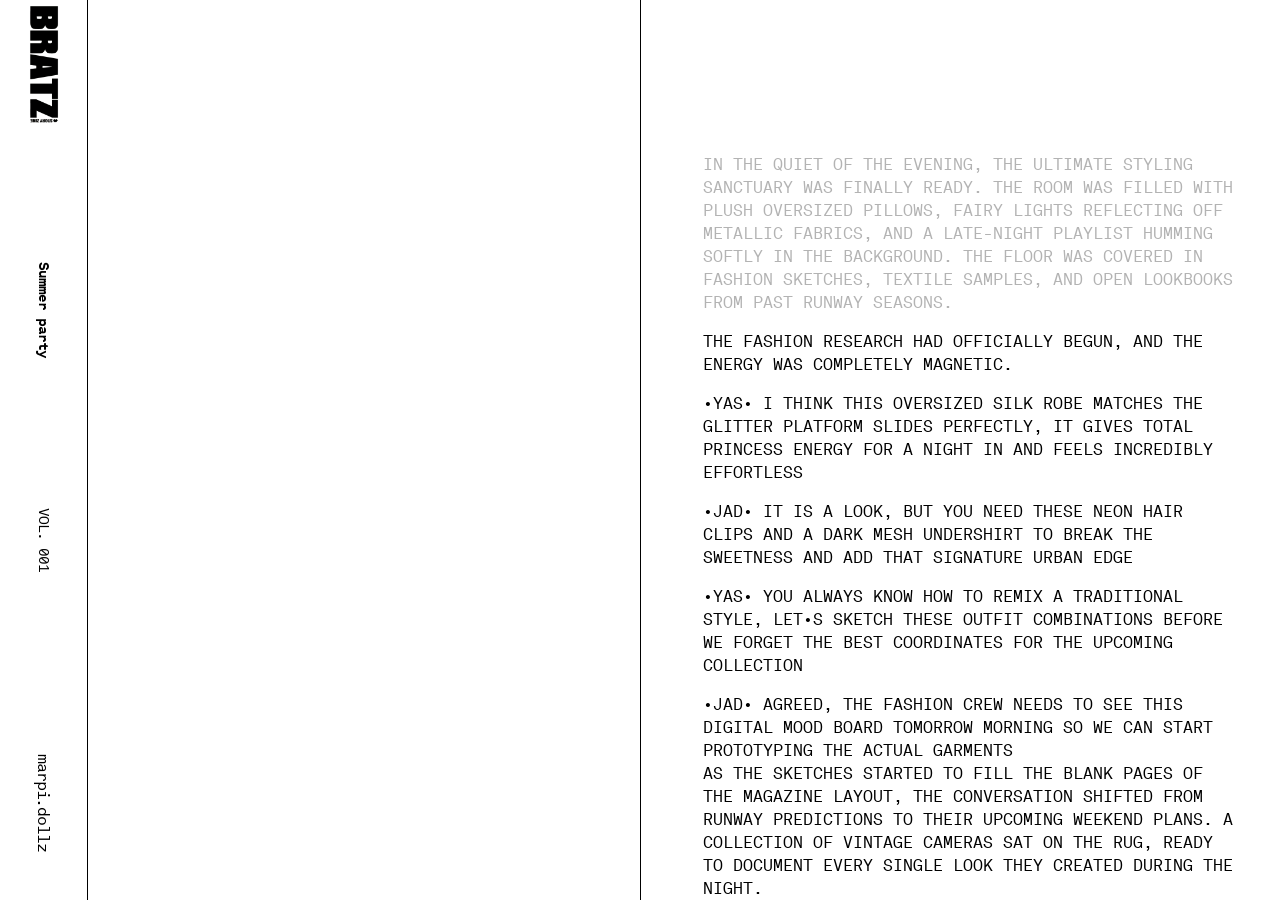
<file: magazines_page.html>
<!DOCTYPE html>
<html lang="it">

<head>
    <meta charset="UTF-8">
    <meta name="viewport" content="width=device-width, initial-scale=1.0">
    <title>BRATZ — Magazine</title>
    <link rel="stylesheet" href="style.css">
</head>

<body>
    <!-- ===== LOADING PAGE ===== -->
    <section class="loading-page" id="loading-page" style="display:flex;opacity:1;" aria-hidden="false">
        <div class="loading-input">
            <img class="loading-logo" src="assets/images/logo_image.gif" alt="Bratz">
            <div class="container-bar-and-text">
                <div class="loading-bar" id="loading-bar" role="progressbar" aria-valuemin="0" aria-valuemax="100"
                    aria-valuenow="0">
                    <div class="loading-bar-fill" id="loading-bar-fill"></div>
                </div>
                <p class="loading-text" id="loading-text">Loading...</p>
            </div>
        </div>
    </section>

    <!-- ===== MAGAZINE READING PAGE (magazines_page) =====
         Stessa struttura della stories_page, MA senza header. Due colonne 720px:
           - sinistra = container_spine (spine fissa + area di lettura)
           - destra   = container_lecture (editoriale scrollabile + third_input_field) -->
    <main class="mag-read">
        <div class="mag-read__content" id="mag-content">
            <div class="mag-columns">

                <!-- container_spine: SINISTRA, FISSA -->
                <section class="mag-col mag-col--spine">
                    <!-- spine: hover tinge dal bordo pagina, click torna alla pagina precedente -->
                    <button type="button" class="mag-spine" id="mag-spine" aria-label="Torna indietro">
                        <img class="mag-spine__logo" src="assets/images/logo_magazine.png" alt="Bratz">
                        <div class="mag-spine__mid">
                            <span class="mag-spine__title" id="mag-spine-title">The slumber party</span>
                            <span class="mag-spine__vol">VOL. 001</span>
                        </div>
                        <span class="mag-spine__author" id="mag-spine-author">Marpi.dollz</span>
                    </button>
                </section>

                <!-- container_lecture: DESTRA, SCROLLA -->
                <section class="mag-col mag-col--lecture">
                    <div class="mag-lecture__text">
                        <p class="is-muted">IN THE QUIET OF THE EVENING, THE ULTIMATE STYLING SANCTUARY WAS FINALLY
                            READY. THE ROOM WAS FILLED WITH PLUSH OVERSIZED PILLOWS, FAIRY LIGHTS REFLECTING OFF METALLIC
                            FABRICS, AND A LATE-NIGHT PLAYLIST HUMMING SOFTLY IN THE BACKGROUND. THE FLOOR WAS COVERED IN
                            FASHION SKETCHES, TEXTILE SAMPLES, AND OPEN LOOKBOOKS FROM PAST RUNWAY SEASONS.</p>
                        <!-- heading titolo + trattino: mostrato solo su mobile (Figma magazines_page_mobile) -->
                        <p class="mag-lecture__title" id="mag-lecture-title">The slumber party</p>
                        <p class="mag-lecture__dash">-</p>
                        <p>THE FASHION RESEARCH HAD OFFICIALLY BEGUN, AND THE ENERGY WAS COMPLETELY MAGNETIC.</p>
                        <p>•YAS• I THINK THIS OVERSIZED SILK ROBE MATCHES THE GLITTER PLATFORM SLIDES PERFECTLY, IT GIVES
                            TOTAL PRINCESS ENERGY FOR A NIGHT IN AND FEELS INCREDIBLY EFFORTLESS</p>
                        <p>•JAD• IT IS A LOOK, BUT YOU NEED THESE NEON HAIR CLIPS AND A DARK MESH UNDERSHIRT TO BREAK THE
                            SWEETNESS AND ADD THAT SIGNATURE URBAN EDGE</p>
                        <p>•YAS• YOU ALWAYS KNOW HOW TO REMIX A TRADITIONAL STYLE, LET•S SKETCH THESE OUTFIT COMBINATIONS
                            BEFORE WE FORGET THE BEST COORDINATES FOR THE UPCOMING COLLECTION</p>
                        <p>•JAD• AGREED, THE FASHION CREW NEEDS TO SEE THIS DIGITAL MOOD BOARD TOMORROW MORNING SO WE CAN
                            START PROTOTYPING THE ACTUAL GARMENTS<br>AS THE SKETCHES STARTED TO FILL THE BLANK PAGES OF THE
                            MAGAZINE LAYOUT, THE CONVERSATION SHIFTED FROM RUNWAY PREDICTIONS TO THEIR UPCOMING WEEKEND
                            PLANS. A COLLECTION OF VINTAGE CAMERAS SAT ON THE RUG, READY TO DOCUMENT EVERY SINGLE LOOK THEY
                            CREATED DURING THE NIGHT.</p>
                        <p>•YAS• WE SHOULD DEFINITELY SET UP A MINI PHOTOSHOOT RIGHT HERE AGAINST THE SATIN DRAPES WHILE
                            THE MIDNIGHT LIGHTING IS THIS SOFT AND MOODY</p>
                        <p>•JAD• LET•S DO IT, GRAB THE SILVER ACCESSORIES AND THE CHUNKY BOOTS FROM THE CLOSET SO WE CAN
                            CREATE A BRAND NEW STORY FOR THE MAIN EDITORIAL PAGE</p>
                        <p>•YAS• THIS IS GOING TO BE THE BEST ISSUE WE HAVE EVER DESIGNED, THE COMBINATION OF CLASSIC
                            GLAMOUR AND STREETWEAR IS EXACTLY WHAT THE MAGAZINE NEEDS</p>
                        <p>THE CAMERAS STARTED CLICKING, CAPTURING THE SPONTANEOUS STYLING SESSION AS THE TWO FRIENDS
                            TRANSFORMED A SIMPLE SLEEPOVER INTO A HIGH-FASHION WORKSHOP.</p>
                    </div>

                    <!-- third_input_field: visibile SOLO per i magazine della community -->
                    <div class="mag-third-input" id="mag-third-input" hidden>
                        <input class="mag-third-input__field" type="text" placeholder="Describe this vibe in 3 wordz"
                            aria-label="Describe this vibe in 3 wordz">
                        <button type="button" class="mag-third-input__send">SEND</button>
                    </div>
                </section>

            </div>
        </div>
    </main>

    <script src="audio.js?v=3"></script>
    <script src="magazines_page.js?v=4"></script>
    <script src="click-sound.js?v=5"></script>
</body>

</html>
</file>
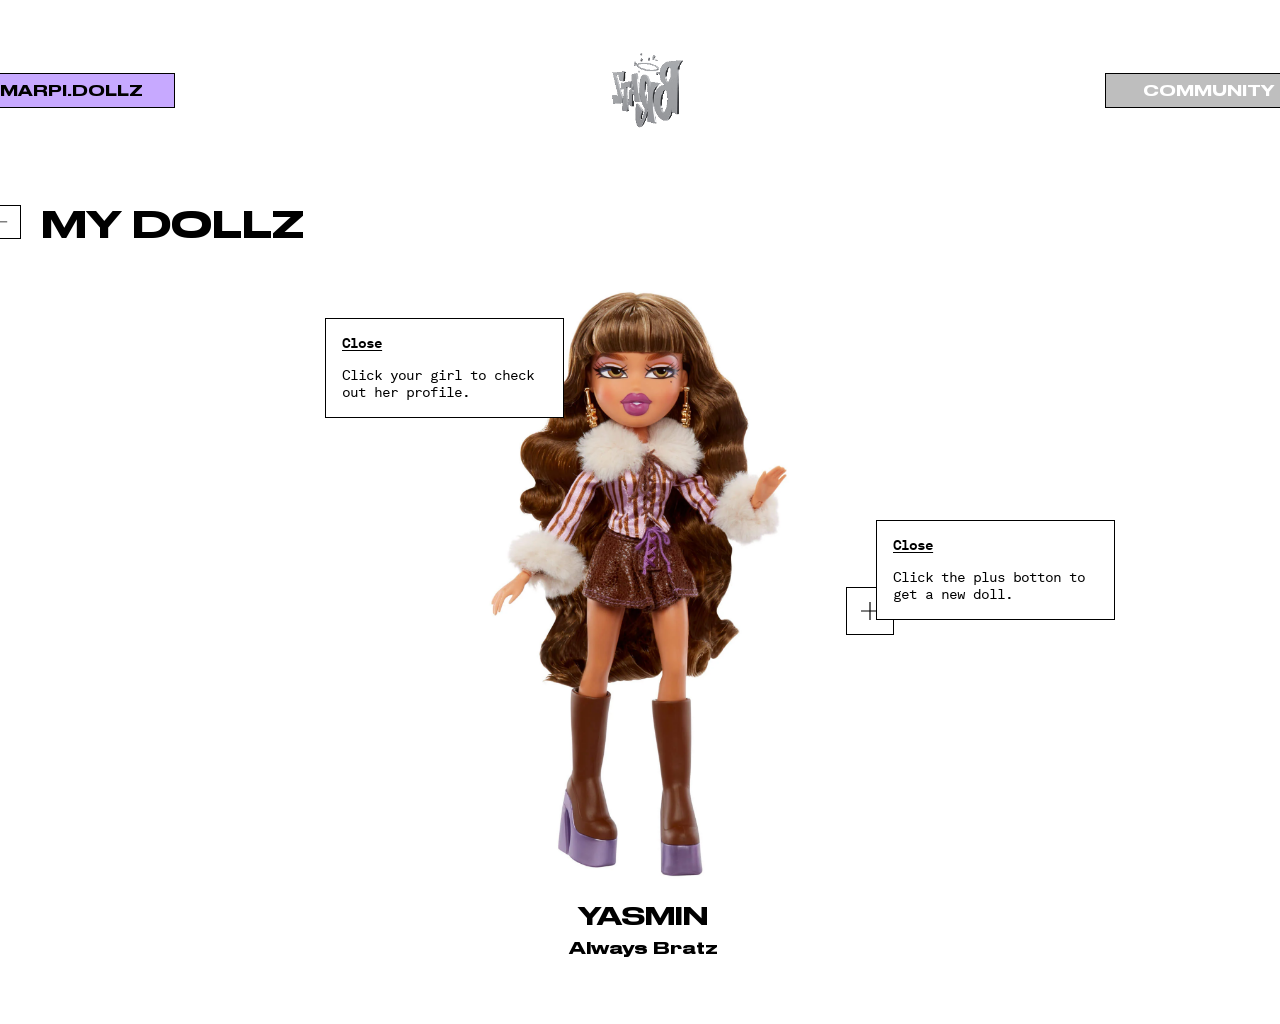
<file: mydollz_page.html>
<!DOCTYPE html>
<html lang="it">

<head>
    <meta charset="UTF-8">
    <meta name="viewport" content="width=device-width, initial-scale=1.0">
    <title>BRATZ — My Dollz</title>
    <link rel="stylesheet" href="style.css">
</head>

<body>
    <!-- ===== LOADING PAGE: visibile finché il caricamento REALE della pagina non è completo ===== -->
    <section class="loading-page" id="loading-page" style="display:flex;opacity:1;" aria-hidden="false">
        <div class="loading-input">
            <img class="loading-logo" src="assets/images/logo_image.gif" alt="Bratz">

            <div class="container-bar-and-text">
                <div class="loading-bar" id="loading-bar" role="progressbar" aria-valuemin="0" aria-valuemax="100"
                    aria-valuenow="0">
                    <div class="loading-bar-fill" id="loading-bar-fill"></div>
                </div>
                <p class="loading-text" id="loading-text">Loading...</p>
            </div>
        </div>
    </section>

    <!-- ===== MY DOLLZ PAGE ===== -->
    <main class="mydollz-page">
        <div class="mydollz-page__content" id="mydollz-content">
            <!-- container_mydollz_page -->
            <div class="container-mydollz-page">

                <!-- upper_container_user_pages -->
                <div class="upper-container-mydollz">
                    <header class="user-header">
                        <button type="button" class="primary-button is-current" id="user-dollz-btn">marpi.dollz</button>
                        <img class="user-logo" src="assets/images/logo_image.gif" alt="Bratz">
                        <button type="button" class="primary-button" id="user-community-btn" disabled>community</button>
                    </header>

                    <!-- container_title: back + "My dollz" -->
                    <div class="container-title">
                        <button type="button" class="back-button" id="mydollz-back-btn" aria-label="Torna indietro">
                            <svg class="back-button__arrow" viewBox="0 0 53 34" fill="none"
                                xmlns="http://www.w3.org/2000/svg">
                                <path
                                    d="M17.4668 13.6973L14.8838 16.3486H39.998V17.3486H14.8838L17.4668 20L16.75 20.6973L13.3398 17.1973L13 16.8486L13.3398 16.5L16.75 13L17.4668 13.6973Z"
                                    fill="black" />
                            </svg>
                        </button>
                        <h1 class="card-title">My dollz</h1>
                    </div>
                </div>

                <!-- bottom_container_mydollz_page -->
                <div class="bottom-container-mydollz">
                    <!-- container_doll_button: foto+nome + plus -->
                    <div class="container-doll-button">
                        <div class="container-doll-photo-text">
                            <button type="button" class="doll-photo" id="mydollz-doll" aria-label="Apri il profilo di Yasmin">
                                <img src="assets/images/yasmindoll_image.png" alt="Yasmin">
                            </button>
                            <div class="container-doll-text">
                                <p class="doll-name">yasmin</p>
                                <p class="doll-collection">Always Bratz</p>
                            </div>
                        </div>

                        <button type="button" class="icon-button" id="mydollz-plus-btn" aria-label="Aggiungi una doll">
                            <span class="icon-button__inner">
                                <svg class="icon-button__plus" viewBox="0 0 20 20" fill="none"
                                    xmlns="http://www.w3.org/2000/svg">
                                    <path d="M10 1V19M1 10H19" stroke="black" stroke-width="1.2" />
                                </svg>
                            </span>
                        </button>
                    </div>

                    <!-- pop_up: profilo doll -->
                    <aside class="doll-popup doll-popup--profile" id="popup-profile">
                        <button type="button" class="doll-popup__close">Close</button>
                        <p class="doll-popup__text">Click your girl to check out her profile.</p>
                    </aside>

                    <!-- pop_up: aggiungi doll -->
                    <aside class="doll-popup doll-popup--add" id="popup-add">
                        <button type="button" class="doll-popup__close">Close</button>
                        <p class="doll-popup__text">Click the plus botton to get a new doll.</p>
                    </aside>
                </div>

            </div>
        </div>
    </main>

    <script src="audio.js?v=3"></script>
    <script src="community-unlock.js"></script>
    <script src="mydollz_page.js"></script>
    <script src="click-sound.js?v=5"></script>
</body>

</html>
</file>
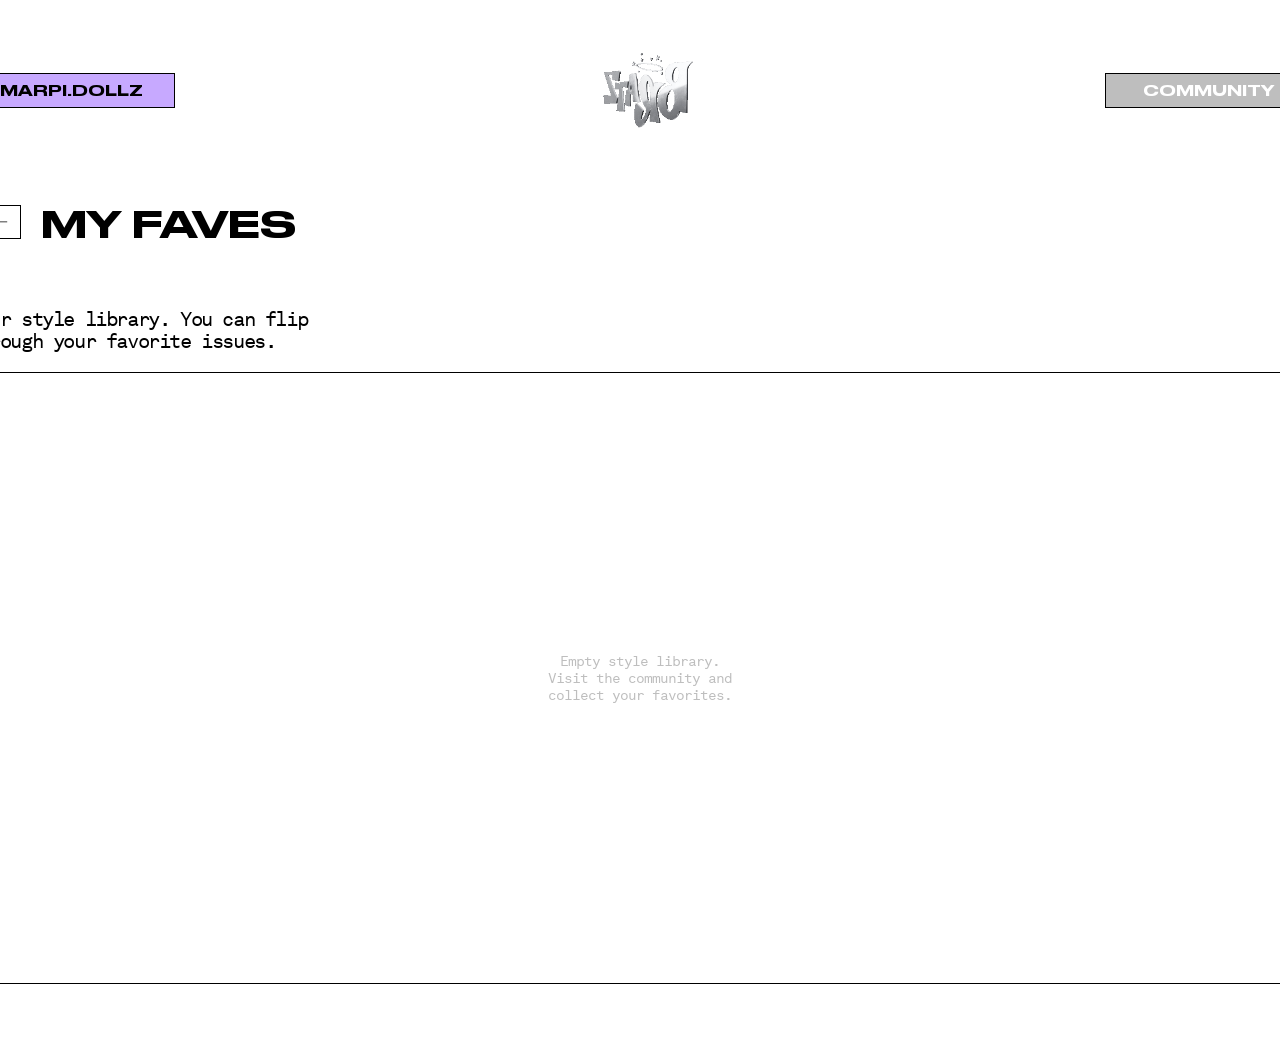
<file: myfaves_empty_page.html>
<!DOCTYPE html>
<html lang="it">

<head>
    <meta charset="UTF-8">
    <meta name="viewport" content="width=device-width, initial-scale=1.0">
    <title>BRATZ — My Faves</title>
    <link rel="stylesheet" href="style.css">
</head>

<body>
    <!-- ===== LOADING PAGE: visibile finché il caricamento REALE della pagina non è completo ===== -->
    <section class="loading-page" id="loading-page" style="display:flex;opacity:1;" aria-hidden="false">
        <div class="loading-input">
            <img class="loading-logo" src="assets/images/logo_image.gif" alt="Bratz">
            <div class="container-bar-and-text">
                <div class="loading-bar" id="loading-bar" role="progressbar" aria-valuemin="0" aria-valuemax="100"
                    aria-valuenow="0">
                    <div class="loading-bar-fill" id="loading-bar-fill"></div>
                </div>
                <p class="loading-text" id="loading-text">Loading...</p>
            </div>
        </div>
    </section>

    <!-- ===== MY FAVES / EMPTY PAGE ===== -->
    <main class="mydollz-page">
        <div class="mydollz-page__content" id="faves-content">
            <!-- container_myfaves/empty_page -->
            <div class="container-mydollz-page">

                <!-- upper_container_user_pages -->
                <div class="upper-container-mydollz">
                    <header class="user-header">
                        <button type="button" class="primary-button is-current" id="user-dollz-btn">marpi.dollz</button>
                        <img class="user-logo" src="assets/images/logo_image.gif" alt="Bratz">
                        <button type="button" class="primary-button" id="user-community-btn" disabled>community</button>
                    </header>

                    <!-- container_title: back + "My faves" -->
                    <div class="container-title">
                        <button type="button" class="back-button" id="faves-back-btn" aria-label="Torna indietro">
                            <svg class="back-button__arrow" viewBox="0 0 53 34" fill="none"
                                xmlns="http://www.w3.org/2000/svg">
                                <path
                                    d="M17.4668 13.6973L14.8838 16.3486H39.998V17.3486H14.8838L17.4668 20L16.75 20.6973L13.3398 17.1973L13 16.8486L13.3398 16.5L16.75 13L17.4668 13.6973Z"
                                    fill="black" />
                            </svg>
                        </button>
                        <h1 class="card-title">My faves</h1>
                    </div>
                </div>

                <!-- bottom_container_myfaves/empty_page -->
                <div class="bottom-container-subpage">
                    <p class="page-description">Your style library. You can flip<br>through your favorite issues.</p>

                    <!-- container_empty: mostrato solo se non ci sono preferiti -->
                    <div class="empty-state empty-state--page" id="faves-empty">
                        <p class="empty-state__text">Empty style library.<br>Visit the community and<br>collect your
                            favorites.</p>
                    </div>

                    <!-- myfaves_page (full): i magazine salvati dalla community -->
                    <div class="community-grid" id="faves-grid" hidden></div>
                </div>

            </div>
        </div>
    </main>

    <script src="audio.js?v=3"></script>
    <script src="community-unlock.js"></script>
    <script src="myfaves_empty_page.js?v=3"></script>
    <script src="click-sound.js?v=5"></script>
</body>

</html>
</file>
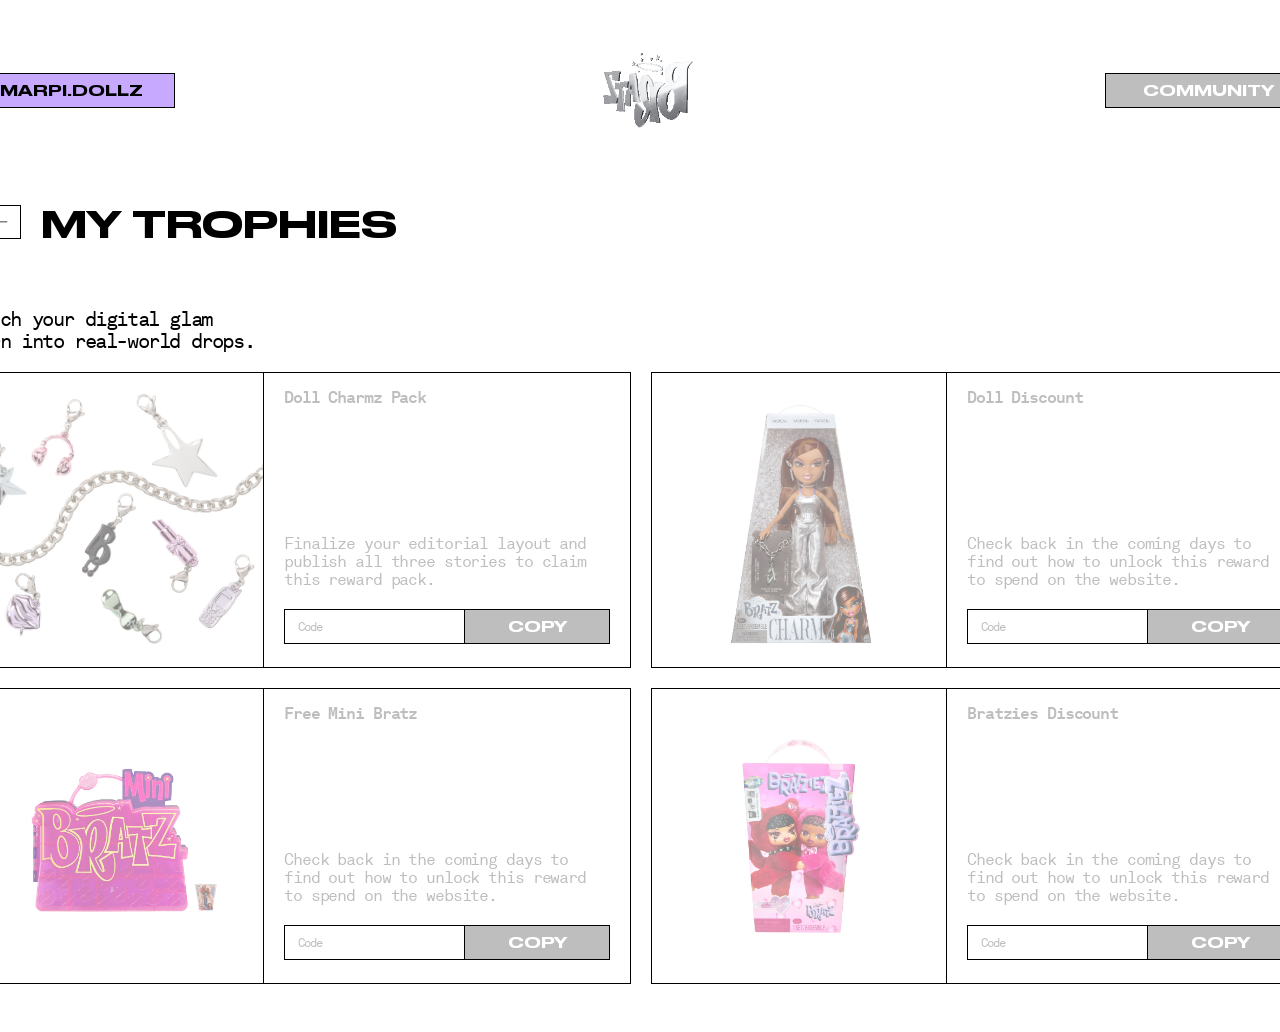
<file: mytrophies_empty_page.html>
<!DOCTYPE html>
<html lang="it">

<head>
    <meta charset="UTF-8">
    <meta name="viewport" content="width=device-width, initial-scale=1.0">
    <title>BRATZ — My Trophies</title>
    <link rel="stylesheet" href="style.css">
</head>

<body>
    <!-- ===== LOADING PAGE: visibile finché il caricamento REALE della pagina non è completo ===== -->
    <section class="loading-page" id="loading-page" style="display:flex;opacity:1;" aria-hidden="false">
        <div class="loading-input">
            <img class="loading-logo" src="assets/images/logo_image.gif" alt="Bratz">
            <div class="container-bar-and-text">
                <div class="loading-bar" id="loading-bar" role="progressbar" aria-valuemin="0" aria-valuemax="100"
                    aria-valuenow="0">
                    <div class="loading-bar-fill" id="loading-bar-fill"></div>
                </div>
                <p class="loading-text" id="loading-text">Loading...</p>
            </div>
        </div>
    </section>

    <!-- ===== MY TROPHIES / EMPTY PAGE ===== -->
    <main class="mydollz-page">
        <div class="mydollz-page__content" id="trophies-content">
            <!-- container_mytrophies_page -->
            <div class="container-mydollz-page">

                <!-- upper_container_user_pages -->
                <div class="upper-container-mydollz">
                    <header class="user-header">
                        <button type="button" class="primary-button is-current" id="user-dollz-btn">marpi.dollz</button>
                        <img class="user-logo" src="assets/images/logo_image.gif" alt="Bratz">
                        <button type="button" class="primary-button" id="user-community-btn" disabled>community</button>
                    </header>

                    <!-- container_title: back + "My trophies" -->
                    <div class="container-title">
                        <button type="button" class="back-button" id="trophies-back-btn" aria-label="Torna indietro">
                            <svg class="back-button__arrow" viewBox="0 0 53 34" fill="none"
                                xmlns="http://www.w3.org/2000/svg">
                                <path
                                    d="M17.4668 13.6973L14.8838 16.3486H39.998V17.3486H14.8838L17.4668 20L16.75 20.6973L13.3398 17.1973L13 16.8486L13.3398 16.5L16.75 13L17.4668 13.6973Z"
                                    fill="black" />
                            </svg>
                        </button>
                        <h1 class="card-title">My trophies</h1>
                    </div>
                </div>

                <!-- bottom_container_mytrophies_page -->
                <div class="bottom-container-subpage">
                    <p class="page-description">Watch your digital glam<br>turn into real-world drops.</p>

                    <!-- container_card_trophies_user: griglia 2x2 di reward -->
                    <div class="rewards-grid">

                        <!-- Doll Charmz Pack (locked) -->
                        <article class="reward-card reward-card--locked">
                            <div class="reward-card__photo">
                                <img src="assets/images/mytrophies_image_01.png" alt="">
                                <div class="reward-card__overlay"></div>
                            </div>
                            <div class="reward-card__side">
                                <p class="reward-card__title">Doll Charmz Pack</p>
                                <p class="reward-card__desc">Finalize your editorial layout and publish all three stories
                                    to claim this reward pack.</p>
                                <div class="reward-card__field">
                                    <span class="reward-input">Code</span>
                                    <button type="button" class="primary-button reward-copy" disabled>copy</button>
                                </div>
                            </div>
                        </article>

                        <!-- Doll Discount (locked) -->
                        <article class="reward-card reward-card--locked">
                            <div class="reward-card__photo">
                                <img src="assets/images/mytrophies_image_02.png" alt="">
                                <div class="reward-card__overlay"></div>
                            </div>
                            <div class="reward-card__side">
                                <p class="reward-card__title">Doll Discount</p>
                                <p class="reward-card__desc">Check back in the coming days to find out how to unlock this
                                    reward to spend on the website.</p>
                                <div class="reward-card__field">
                                    <span class="reward-input">Code</span>
                                    <button type="button" class="primary-button reward-copy" disabled>copy</button>
                                </div>
                            </div>
                        </article>

                        <!-- Free Mini Bratz (locked) -->
                        <article class="reward-card reward-card--locked">
                            <div class="reward-card__photo">
                                <img src="assets/images/mytrophies_image_03.png" alt="">
                                <div class="reward-card__overlay"></div>
                            </div>
                            <div class="reward-card__side">
                                <p class="reward-card__title">Free Mini Bratz</p>
                                <p class="reward-card__desc">Check back in the coming days to find out how to unlock this
                                    reward to spend on the website.</p>
                                <div class="reward-card__field">
                                    <span class="reward-input">Code</span>
                                    <button type="button" class="primary-button reward-copy" disabled>copy</button>
                                </div>
                            </div>
                        </article>

                        <!-- Bratzies Discount (locked) -->
                        <article class="reward-card reward-card--locked">
                            <div class="reward-card__photo">
                                <img src="assets/images/mytrophies_image_04.png" alt="">
                                <div class="reward-card__overlay"></div>
                            </div>
                            <div class="reward-card__side">
                                <p class="reward-card__title">Bratzies Discount</p>
                                <p class="reward-card__desc">Check back in the coming days to find out how to unlock this
                                    reward to spend on the website.</p>
                                <div class="reward-card__field">
                                    <span class="reward-input">Code</span>
                                    <button type="button" class="primary-button reward-copy" disabled>copy</button>
                                </div>
                            </div>
                        </article>

                    </div>
                </div>

            </div>
        </div>
    </main>

    <script src="audio.js?v=3"></script>
    <script src="community-unlock.js"></script>
    <script src="mytrophies_empty_page.js?v=3"></script>
    <script src="click-sound.js?v=5"></script>
</body>

</html>
</file>
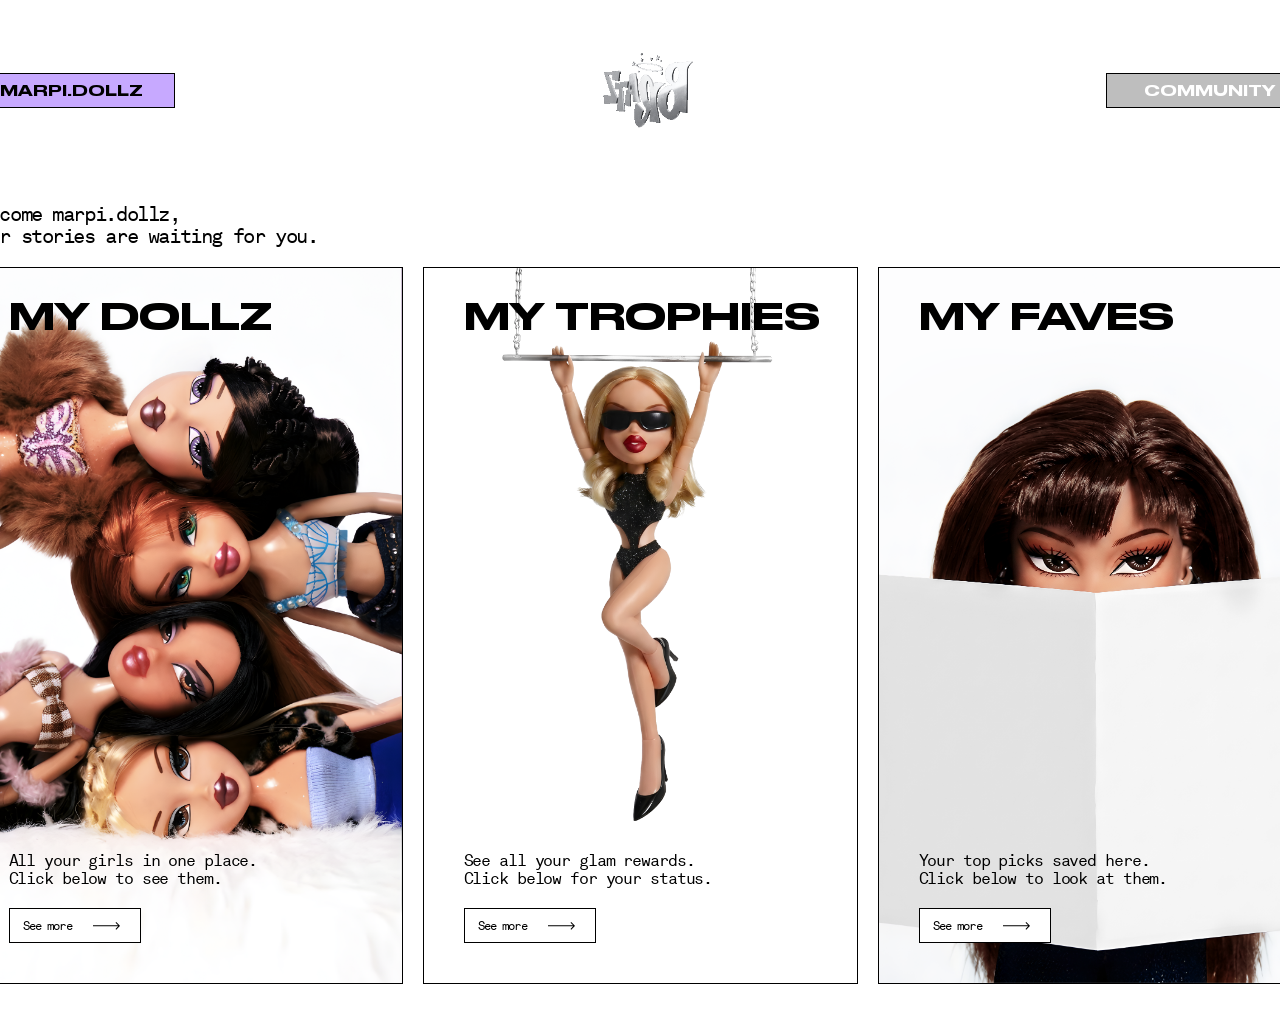
<file: user_page.html>
<!DOCTYPE html>
<html lang="it">

<head>
    <meta charset="UTF-8">
    <meta name="viewport" content="width=device-width, initial-scale=1.0">
    <title>BRATZ — User Page</title>
    <link rel="stylesheet" href="style.css">
</head>

<body>
    <!-- ===== LOADING PAGE: visibile finché il caricamento REALE della pagina non è completo ===== -->
    <section class="loading-page" id="loading-page" style="display:flex;opacity:1;" aria-hidden="false">
        <div class="loading-input">
            <img class="loading-logo" src="assets/images/logo_image.gif" alt="Bratz">

            <div class="container-bar-and-text">
                <div class="loading-bar" id="loading-bar" role="progressbar" aria-valuemin="0" aria-valuemax="100"
                    aria-valuenow="0">
                    <div class="loading-bar-fill" id="loading-bar-fill"></div>
                </div>
                <p class="loading-text" id="loading-text">Loading...</p>
            </div>
        </div>
    </section>

    <!-- ===== USER PAGE ===== -->
    <main class="user-page">
        <div class="user-page__content" id="user-content">
            <!-- container_user_page -->
            <div class="container-user-page">

                <!-- upper_container_user&community_page -->
                <div class="upper-container">
                    <header class="user-header">
                        <button type="button" class="primary-button is-current" id="user-dollz-btn">marpi.dollz</button>
                        <img class="user-logo" src="assets/images/logo_image.gif" alt="Bratz">
                        <button type="button" class="primary-button" id="user-community-btn" disabled>community</button>
                    </header>

                    <p class="user-welcome" id="user-welcome">Welcome MarPi.Dollz,<br>your stories are waiting for you.</p>
                </div>

                <!-- bottom_container_user_page -> container_cards_user_page -->
                <div class="bottom-container-user-page">
                    <div class="cards-user-page">

                        <!-- card_user_page: My dollz -->
                        <article class="card-user-page">
                            <img class="card-user-page__bg" src="assets/images/mydollz_image.png" alt="">
                            <div class="card-user-page__content">
                                <h2 class="card-title">My dollz</h2>
                                <div class="container-text-button">
                                    <p class="card-description">All your girls in one place.<br>Click below to see them.
                                    </p>
                                    <button type="button" class="secondary-button" id="see-more-mydollz">
                                        <span class="secondary-button__text">See more</span>
                                        <img class="secondary-button__arrow" src="assets/images/arrowicon.svg" alt="">
                                    </button>
                                </div>
                            </div>
                        </article>

                        <!-- card_user_page: My Trophies -->
                        <article class="card-user-page">
                            <img class="card-user-page__bg" src="assets/images/mytrophies_image.png" alt="">
                            <div class="card-user-page__content">
                                <h2 class="card-title">My Trophies</h2>
                                <div class="container-text-button">
                                    <p class="card-description">See all your glam rewards.<br>Click below for your status.
                                    </p>
                                    <button type="button" class="secondary-button" id="see-more-mytrophies">
                                        <span class="secondary-button__text">See more</span>
                                        <img class="secondary-button__arrow" src="assets/images/arrowicon.svg" alt="">
                                    </button>
                                </div>
                            </div>
                        </article>

                        <!-- card_user_page: My faves -->
                        <article class="card-user-page">
                            <img class="card-user-page__bg" src="assets/images/myfaves_image.png" alt="">
                            <div class="card-user-page__content">
                                <h2 class="card-title">My faves</h2>
                                <div class="container-text-button">
                                    <p class="card-description">Your top picks saved here.<br>Click below to look at them.
                                    </p>
                                    <button type="button" class="secondary-button" id="see-more-myfaves">
                                        <span class="secondary-button__text">See more</span>
                                        <img class="secondary-button__arrow" src="assets/images/arrowicon.svg" alt="">
                                    </button>
                                </div>
                            </div>
                        </article>

                    </div>
                </div>

            </div>
        </div>
    </main>

    <script src="audio.js?v=3"></script>
    <script src="community-unlock.js"></script>
    <script src="user_page.js?v=3"></script>
    <script src="click-sound.js?v=5"></script>
</body>

</html>
</file>
<file: style.css>
/* ===== Font locali (SOLO i file realmente presenti in assets/fonts/) =====
   Nomi case-sensitive (GitHub Pages): puntiamo esattamente ai .ttf esistenti,
   così niente più 404 su .woff2/.woff/.otf inesistenti. font-display: swap ->
   il testo compare subito col fallback e NON blocca il caricamento del 3D. */
@font-face {
    font-family: "Druk Wide";
    font-weight: 500;
    font-style: normal;
    font-display: swap;
    src: url("assets/fonts/Druk-Wide-Medium-Regular.ttf") format("truetype");
}

@font-face {
    font-family: "Druk Wide";
    font-weight: 700;
    font-style: normal;
    font-display: swap;
    src: url("assets/fonts/Druk-Wide-Medium-Regular.ttf") format("truetype");
}

@font-face {
    font-family: "Akkurat Mono";
    font-weight: 400;
    font-style: normal;
    font-display: swap;
    src: url("assets/fonts/AkkuratMonoTrialTT-Regular.ttf") format("truetype");
}

@font-face {
    font-family: "Akkurat Mono";
    font-weight: 700;
    font-style: normal;
    font-display: swap;
    src: url("assets/fonts/AkkuratMonoTrialTT-Bold.ttf") format("truetype");
}

/* ===== Design tokens estratti da Figma (onboarding_page) ===== */
:root {
    --card-fill: #ffffff;
    --card-stroke: #000000;
    /* description/instruction: testo grigio degli stati "empty" */
    --empty-text: #bebebe;

    --input-fill: #ffffff;
    --input-stroke: #000000;
    /* active / disabled */
    --input-text-active: #000000;
    --input-text-disabled: #bebebe;

    --input-stroke-hover: #e4d5ff;
    --input-stroke-tapped: #c7a9ff;
    --input-stroke-error: #d52030;
    --input-stroke-warning: #ffdd00;
    --input-stroke-success: #74d200;

    --btn-fill-disabled: #bebebe;
    --btn-text-disabled: #ffffff;
    --btn-fill-active: #ffffff;
    --btn-fill-hover: #e4d5ff;
    --btn-fill-tapped: #c7a9ff;
    /* text_active_hover_tapped: unico colore testo per active/hover/tapped */
    --btn-text-active: #000000;
    --btn-stroke: #000000;

    /* ===== Design tokens estratti da Figma (loading_page) ===== */
    --bg-color: #ffffff;
    /* fill/background_color */
    --bar-empty: #ffffff;
    /* fill/bar_empty */
    --bar-stroke: #000000;
    /* stroke/bar */
    --bar-fill: #c7a9ff;
    /* fill/bar_full: colore di riempimento della barra (stato full) */
    --loading-instruction: #bebebe;
    /* description/instruction */

    /* ===== Design tokens estratti da Figma (enter_page) ===== */
    --enter-btn-fill-active: #ffffff;
    /* buttons/primary-button/fill_active */
    --enter-btn-text-active: #000000;
    /* buttons/primary-button/text_active_hover_tapped */
    --enter-btn-fill-community: #bebebe;
    /* buttons/primary-button/fill_disabled */
    --enter-btn-text-community: #ffffff;
    /* white */
    --enter-btn-stroke: #000000;
    /* buttons/primary-button/stroke */
    --popup-fill: #ffffff;
    /* fill/pop_up */
    --popup-stroke: #000000;
    /* stroke/pop_up */
    --popup-text: #000000;

    /* Fallback di sfondo enter_page finché l'export 3D non è presente */
    --enter-bg-fallback: #2b1cc4;

    /* Font locali + fallback di sistema: se il font non carica (404/rete) il
       testo resta leggibile con un sans-serif / monospace. */
    --font-title: "Druk Wide", system-ui, -apple-system, sans-serif;
    --font-mono: "Akkurat Mono", ui-monospace, "SFMono-Regular", Menlo, monospace;
}

* {
    box-sizing: border-box;
}

body {
    margin: 0;
    min-height: 100vh;
    font-family: var(--font-mono);
    color: #000;
}

/* ===== Sfondo ===== */
.onboarding {
    position: relative;
    min-height: 100vh;
    display: flex;
    flex-direction: column;
    align-items: center;
    justify-content: center;
    padding: 48px 16px;
    /* background-color: #2b1cc4; */
    background-image: url("assets/images/cover_image.png");
    background-size: cover;
    background-position: center;
    background-repeat: no-repeat;
}

/* Logo con stessa size e posizione della enter_page (e delle pagine successive) */
.logo {
    position: absolute;
    top: 20px;
    left: 50%;
    transform: translateX(-50%);
    width: 166px;
    height: 85px;
    object-fit: contain;
    user-select: none;
    pointer-events: none;
}

/* ===== Card ===== */
.card {
    width: 434px;
    max-width: calc(100% - 32px);
    background: var(--card-fill);
    border: 1px solid var(--card-stroke);
    padding: 42px 44px;
    display: flex;
    flex-direction: column;
    gap: 48px;
}

.card-text {
    display: flex;
    flex-direction: column;
    align-items: center;
    gap: 24px;
    text-align: center;
}

.title {
    margin: 0;
    font-family: var(--font-title);
    font-weight: 500;
    font-size: 36px;
    line-height: 23px;
    text-transform: uppercase;
    color: #000;
}

.subtitle {
    margin: 0;
    font-size: 14px;
    line-height: 17px;
    letter-spacing: -0.98px;
    color: #000;
}

/* ===== Campi ===== */
.fields {
    display: flex;
    flex-direction: column;
    gap: 20px;
}

.field {
    display: flex;
    flex-direction: column;
    /* nessuno spazio di base: i tre campi restano equidistanti (gap di .fields) */
    gap: 0;
}

.input {
    width: 100%;
    padding: 13px;
    font-family: var(--font-mono);
    font-size: 12px;
    letter-spacing: -0.84px;
    color: var(--input-text-active);
    background: var(--input-fill);
    border: 1px solid var(--input-stroke);
    border-radius: 0;
    outline: none;
    height: 35px;
}

.input::placeholder {
    color: var(--input-text-disabled);
    opacity: 1;
}

.input:disabled {
    color: var(--input-text-disabled);
    cursor: not-allowed;
}

/* Stati hover / focus (tapped) per i campi neutri, non in validazione */
.input:not(:disabled):hover {
    border-color: var(--input-stroke-hover);
}

.input:not(:disabled):focus {
    border-color: var(--input-stroke-tapped);
}

/* Stati di validazione del Nickname (prevalgono su hover/focus) */
.field.is-error .input,
.field.is-error .input:focus {
    border-color: var(--input-stroke-error);
}

.field.is-warning .input,
.field.is-warning .input:focus {
    border-color: var(--input-stroke-warning);
}

.field.is-success .input,
.field.is-success .input:focus {
    border-color: var(--input-stroke-success);
}

/* Messaggio di validazione — collassato di base, non occupa spazio */
.msg {
    margin: 0;
    max-height: 0;
    overflow: hidden;
    opacity: 0;
    font-size: 12px;
    letter-spacing: -0.84px;
    line-height: 1.2;
    transition: max-height 0.25s ease, margin-top 0.25s ease, opacity 0.25s ease;
}

/* Solo quando compare error/warning/success il messaggio si apre
   e spinge il campo password verso il basso (gap 12px come da Figma) */
.field.is-error .msg,
.field.is-warning .msg,
.field.is-success .msg {
    max-height: 40px;
    margin-top: 12px;
    opacity: 1;
}

.field.is-error .msg {
    color: var(--input-stroke-error);
}

.field.is-warning .msg {
    color: var(--input-stroke-warning);
}

.field.is-success .msg {
    color: var(--input-stroke-success);
}

/* ===== Bottone START — stati del componente primary_button (Figma) ===== */
.primary-button {
    width: 207px;
    height: 35px;
    padding: 13px;
    font-family: var(--font-title);
    font-weight: 700;
    font-size: 14px;
    line-height: 10px;
    text-transform: uppercase;
    letter-spacing: 0;
    border: 1px solid var(--btn-stroke);
    border-radius: 0;
    /* state=disabled */
    background: var(--btn-fill-disabled);
    color: var(--btn-text-disabled);
    cursor: not-allowed;
    transition: background-color 0.18s ease, color 0.18s ease; /* hover reattivo */
}

/* Sblocco morbido (grigio disabled -> bianco active): SOLO dissolvenza del
   colore/sfondo, NESSUN bagliore. Applicato via JS con la classe .fx-unlock nel
   momento in cui un tasto si sblocca. */
@keyframes fx-unlock {
    0%   { background: var(--btn-fill-disabled); color: var(--btn-text-disabled); }
    100% { background: var(--btn-fill-active); color: var(--btn-text-active); }
}
.fx-unlock { animation: fx-unlock 0.7s ease both; }

/* Dissolvenza leggera quando cambia il contenuto di un popup / pannello. */
@keyframes fx-fadein { from { opacity: 0; } to { opacity: 1; } }
.fx-fadein { animation: fx-fadein 0.4s ease; }

/* state=active */
.primary-button.active {
    background: var(--btn-fill-active);
    color: var(--btn-text-active);
    cursor: pointer;
}

/* state=hover */
.primary-button.active:hover {
    background: var(--btn-fill-hover);
}

/* state=tapped */
.primary-button.active:active {
    background: var(--btn-fill-tapped);
}

/* ===== Transizioni SPA (fade fluido tra le pagine) ===== */
.onboarding,
.loading-page,
.enter-page {
    transition: opacity 0.45s ease;
}

/* ===== LOADING PAGE (pagina di transito) ===== */
.loading-page {
    display: none;
    /* nascosta di default */
    opacity: 0;
    /* overlay a tutto schermo: copre la pagina durante un caricamento reale */
    position: fixed;
    inset: 0;
    z-index: 1000;
    flex-direction: column;
    align-items: center;
    justify-content: center;
    padding: 48px 16px;
    background: var(--bg-color);
}

.loading-input {
    display: flex;
    flex-direction: column;
    align-items: center;
    gap: 24px;
    width: 434px;
    max-width: calc(100% - 32px);
}

.loading-logo {
    width: 166px;
    height: 85px;
    object-fit: contain;
    user-select: none;
}

.container-bar-and-text {
    display: flex;
    flex-direction: column;
    align-items: center;
    justify-content: center;
    gap: 24px;
    width: 100%;
}

.loading-bar {
    width: 100%;
    height: 8px;
    background: var(--bar-empty);
    border: 1px solid var(--bar-stroke);
    overflow: hidden;
}

.loading-bar-fill {
    width: 0%;
    height: 100%;
    background: var(--bar-fill);
    transition: width 0.12s linear;
}

.loading-text {
    margin: 0;
    font-family: var(--font-mono);
    font-weight: 400;
    font-size: 12px;
    line-height: normal;
    letter-spacing: -0.84px;
    color: var(--loading-instruction);
}

/* ===== ENTER PAGE (schermata finale) ===== */
.enter-page {
    display: none;
    /* nascosta di default */
    opacity: 0;
    position: fixed;
    inset: 0;
    overflow: hidden;
    background-color: var(--enter-bg-fallback);
    /* stessa foto di background della onboarding_page */
    background-image: url("assets/images/cover_image.png");
    background-size: cover;
    background-position: center;
    background-repeat: no-repeat;
}

.enter-logo {
    position: absolute;
    top: 20px;
    left: 50%;
    transform: translateX(-50%);
    width: 166px;
    height: 85px;
    object-fit: contain;
    user-select: none;
    pointer-events: none;
}

.enter-buttons {
    position: absolute;
    top: 50%;
    left: 50%;
    transform: translate(-50%, -50%);
    width: 207px;
    display: flex;
    flex-direction: column;
    gap: 20px;
}

/* I bottoni della enter_page usano lo stesso componente/stati del bottone
   START (.primary-button): disabled, active, hover, tapped. */

/* ===== POP-UP (posizione fissa da Figma — solo desktop, non toccare) ===== */
.enter-popup {
    position: absolute;
    /* posizione/dimensioni da Figma: left 50%+48px, top 33.33%+24.67px, 239x170 */
    left: calc(50% + 48px);
    top: calc(33.33% + 24.67px);
    width: 239px;
    min-height: 170px;
    box-sizing: border-box;
    padding: 16px;
    display: flex;
    flex-direction: column;
    gap: 16px;
    background: var(--popup-fill);
    border: 1px solid var(--popup-stroke);
}

.enter-popup-close {
    align-self: flex-start;
    margin: 0;
    padding: 0;
    background: none;
    border: none;
    font-family: var(--font-mono);
    font-weight: 700;
    font-size: 14px;
    line-height: 16px;
    letter-spacing: -0.98px;
    color: var(--popup-text);
    text-decoration: underline;
    text-underline-offset: 2px;
    cursor: pointer;
    transition: color 0.2s ease;
}

/* Hover di TUTTI i "close" dei popup = stesso colore di hover dei bottoni. */
.enter-popup-close:hover,
.personality-popup__close:hover,
.doll-popup__close:hover {
    color: var(--btn-fill-hover);
}

.enter-popup-text {
    margin: 0;
    font-family: var(--font-mono);
    font-weight: 400;
    font-size: 14px;
    line-height: 17px;
    letter-spacing: -0.98px;
    color: var(--popup-text);
}

/* ===== Mobile / tablet: adattamenti onboarding_page + enter_page =====
   TUTTE le modifiche mobile di logo e pop-up vivono qui dentro: la base
   (desktop) resta fedele a Figma e non viene mai toccata da queste regole. */

/* ===== Mobile stretto: rifiniture card onboarding_page ===== */

/* ===== Token user_page e secondary_button (Figma) ===== */
:root {
    --title-user: #000000;
    /* title/user_section */
    --subtitle-user: #000000;
    /* subtitle/user_section */
    --description-user-page: #000000;
    /* description/user_page */

    --secondary-btn-fill: #ffffff;
    /* buttons/secondary button/fill_active */
    --secondary-btn-fill-hover: #e4d5ff;
    /* fill_hover */
    --secondary-btn-fill-tapped: #c7a9ff;
    /* fill_tapped */
    --secondary-btn-text: #000000;
    /* buttons/secondary button/text */
    --secondary-btn-stroke: #000000;
    /* buttons/secondary button/stroke */
}

/* ===== USER PAGE ===== */
.user-page {
    min-height: 100vh;
    display: flex;
    align-items: center;
    justify-content: center;
    padding: 48px;
    background: var(--bg-color);
}

/* Nascosto finché il caricamento reale non è completo (rivelato via JS) */
.user-page__content {
    opacity: 0;
    transition: opacity 0.45s ease;
}

.user-page__content.is-ready {
    opacity: 1;
}

/* container_user_page = upper_container + bottom_container_user_page */
.container-user-page {
    width: 1345px;
    max-width: 100%;
    display: flex;
    flex-direction: column;
    gap: 20px;
}

/* upper_container_user&community_page = header + descrizione */
.upper-container {
    display: flex;
    flex-direction: column;
    gap: 70px;
    width: 100%;
}

.user-header {
    display: flex;
    align-items: center;
    justify-content: space-between;
    height: 85px;
    width: 100%;
}

.user-header .primary-button {
    width: 207px;
}

/* marpi.dollz = pagina corrente (stato tapped/selezionato da Figma) */
.primary-button.is-current {
    background: var(--btn-fill-tapped);
    color: var(--btn-text-active);
    cursor: default;
}

.user-logo {
    width: 166px;
    height: 85px;
    object-fit: contain;
    user-select: none;
}

.onboarding .primary-button {
    width: 100% !important;
}

.user-welcome {
    margin: 0;
    max-width: 695px;
    font-family: var(--font-mono);
    font-weight: 400;
    font-size: 20px;
    line-height: 22px;
    letter-spacing: -1.4px;
    color: var(--description-user-page);
}

/* bottom_container_user_page = container_cards_user_page (3 card) */
.bottom-container-user-page {
    width: 100%;
}

.cards-user-page {
    display: flex;
    gap: 20px;
    width: 100%;
}

.card-user-page {
    position: relative;
    flex: 1 1 0;
    min-width: 0;
    height: 717px;
    border: 1px solid var(--card-stroke);
    padding: 40px;
    overflow: hidden;
    display: flex;
    align-items: center;
}

.card-user-page__bg {
    position: absolute;
    inset: 0;
    width: 100%;
    height: 100%;
    object-fit: cover;
    pointer-events: none;
    user-select: none;
}

.card-user-page__content {
    position: relative;
    z-index: 1;
    width: 100%;
    height: 100%;
    display: flex;
    flex-direction: column;
    justify-content: space-between;
}

.card-title {
    margin: 0;
    font-family: var(--font-title);
    font-weight: 500;
    font-size: 36px;
    line-height: 23px;
    text-transform: uppercase;
    white-space: nowrap;
    color: var(--title-user);
}

.container-text-button {
    display: flex;
    flex-direction: column;
    gap: 20px;
    align-items: flex-start;
}

.card-description {
    margin: 0;
    font-family: var(--font-mono);
    font-weight: 400;
    font-size: 16px;
    line-height: 18px;
    letter-spacing: -1.12px;
    color: var(--subtitle-user);
}

/* ===== SECONDARY BUTTON "See more" — stessi stati del bottone START ===== */
.secondary-button {
    display: inline-flex;
    align-items: center;
    gap: 17px;
    width: 132px;
    height: 35px;
    padding: 10px 13px;
    border: 1px solid var(--secondary-btn-stroke);
    border-radius: 0;
    background: var(--secondary-btn-fill);
    cursor: pointer;
    transition: background-color 0.15s ease;
}

.secondary-button:hover {
    background: var(--secondary-btn-fill-hover);
}

.secondary-button:active {
    background: var(--secondary-btn-fill-tapped);
}

.secondary-button__text {
    font-family: var(--font-mono);
    font-weight: 400;
    font-size: 12px;
    line-height: normal;
    letter-spacing: -0.84px;
    color: var(--secondary-btn-text);
    white-space: nowrap;
}

.secondary-button__arrow {
    width: 35px;
    height: auto;
    flex-shrink: 0;
    /* la freccia dell'asset punta a sinistra: la specchio per farla puntare a destra (come Figma) */
    transform: scaleX(-1);
}

/* ===== USER PAGE mobile / schermi stretti ===== */

/* ===== USER PAGE (+ sotto-pagine): scala tipografica mobile ridotta e
   proporzionale. Tutto confinato qui: il desktop (>768px) resta fedele a
   Figma e non viene mai sovrascritto da queste regole. ===== */

/* ===== Token mydollz_page (Figma) ===== */
:root {
    --title-doll-name: #000000;
    /* title/doll_name */
    --subtitle-doll-collection: #000000;
    /* subtitle/doll_collection */
    --icon-btn-fill: #ffffff;
    /* buttons/icon-button/fill_active */
    --icon-btn-stroke: #000000;
    /* buttons/icon-button/stroke_button */
}

/* ===== MY DOLLZ PAGE ===== */
.mydollz-page {
    min-height: 100vh;
    display: flex;
    align-items: flex-start;
    justify-content: center;
    padding: 48px;
    overflow: auto;
    background: var(--bg-color);
}

.mydollz-page__content {
    opacity: 0;
    transition: opacity 0.45s ease;
}

.mydollz-page__content.is-ready {
    opacity: 1;
}

/* container_mydollz_page = upper_container_user_pages + bottom_container_mydollz_page */
.container-mydollz-page {
    width: 1344px;
    max-width: 100%;
    display: flex;
    flex-direction: column;
    gap: 20px;
}

.upper-container-mydollz {
    display: flex;
    flex-direction: column;
    gap: 72px;
    width: 100%;
}

/* container_title = icon_button (back) + "My dollz" */
.container-title {
    display: flex;
    align-items: flex-end;
    gap: 20px;
}

/* Bottone back — riproduce arrowbutton.svg (box 53x34 + freccia) ma con
   box CSS ricolorabile, per avere gli stati hover/tapped come lo START */
.back-button {
    box-sizing: border-box;
    width: 53px;
    height: 34px;
    padding: 0;
    display: inline-flex;
    align-items: center;
    justify-content: center;
    border: 1px solid var(--icon-btn-stroke);
    background: var(--icon-btn-fill);
    cursor: pointer;
    transition: background-color 0.15s ease;
}

.back-button:hover {
    background: var(--btn-fill-hover);
}

.back-button:active {
    background: var(--btn-fill-tapped);
}

.back-button__arrow {
    display: block;
    width: 100%;
    height: 100%;
    pointer-events: none;
}

/* icon_button (plus) — stessi stati del bottone START */
.icon-button {
    display: inline-flex;
    align-items: center;
    justify-content: center;
    padding: 9px;
    background: var(--icon-btn-fill);
    border: 1px solid var(--icon-btn-stroke);
    border-radius: 0;
    cursor: pointer;
    transition: background-color 0.15s ease;
}

.icon-button:hover {
    background: var(--btn-fill-hover);
}

.icon-button:active {
    background: var(--btn-fill-tapped);
}

.icon-button:disabled {
    background: var(--btn-fill-disabled);
    cursor: not-allowed;
}

.icon-button:disabled:hover {
    background: var(--btn-fill-disabled);
}

.icon-button__inner {
    display: inline-flex;
    align-items: center;
    padding: 4px;
}

.icon-button__arrow {
    display: block;
    width: 27px;
    height: auto;
}

.icon-button__plus {
    display: block;
    width: 20px;
    height: 20px;
}

/* bottom_container_mydollz_page: canvas 1344x717 fedele a Figma */
.bottom-container-mydollz {
    position: relative;
    width: 1344px;
    max-width: 100%;
    height: 717px;
}

/* container_doll_button: doll + plus (gap 40) */
.container-doll-button {
    position: absolute;
    left: 512px;
    top: 2px;
    display: flex;
    align-items: center;
    gap: 40px;
}

/* container_doll_photo_text: foto + nome (gap 32) */
.container-doll-photo-text {
    display: flex;
    flex-direction: column;
    align-items: center;
}

.doll-photo {
    width: 326px;
    height: 645px;
    display: flex;
    align-items: center;
    justify-content: center;
    overflow: hidden;
    padding: 0;
    border: none;
    background: none;
    cursor: pointer;
}

.doll-photo img {
    width: 100%;
    height: 100%;
    object-fit: cover;
    object-position: center;
    user-select: none;
}

/* Nessun bagliore sulla bambola (rimosso su richiesta). */

/* container_doll_text */
.container-doll-text {
    display: flex;
    flex-direction: column;
    align-items: center;
    gap: 8px;
}

.doll-name {
    margin: 0;
    font-family: var(--font-title);
    font-weight: 500;
    font-size: 24px;
    line-height: 24px;
    text-transform: uppercase;
    color: var(--title-doll-name);
}

.doll-collection {
    margin: 0;
    font-family: var(--font-title);
    font-weight: 500;
    font-size: 16px;
    line-height: 22px;
    color: var(--subtitle-doll-collection);
}

/* pop_up hint (fissi, come da scelta sull'enter_page) */
.doll-popup {
    position: absolute;
    box-sizing: border-box;
    width: 239px;
    padding: 16px;
    display: flex;
    flex-direction: column;
    gap: 16px;
    background: var(--popup-fill);
    border: 1px solid var(--popup-stroke);
}

.doll-popup--profile {
    left: 357px;
    top: 59px;
}

.doll-popup--add {
    left: 908px;
    top: 261px;
}

.doll-popup__close {
    align-self: flex-start;
    margin: 0;
    padding: 0;
    background: none;
    border: none;
    font-family: var(--font-mono);
    font-weight: 700;
    font-size: 14px;
    line-height: 16px;
    letter-spacing: -0.98px;
    color: var(--popup-text);
    text-decoration: underline;
    text-underline-offset: 2px;
    cursor: pointer;
    transition: color 0.2s ease;
}

.doll-popup__text {
    margin: 0;
    font-family: var(--font-mono);
    font-weight: 400;
    font-size: 14px;
    line-height: 17px;
    letter-spacing: -0.98px;
    color: var(--popup-text);
}

/* ===== MY DOLLZ PAGE — schermi stretti ===== */

/* ===== MY DOLLZ PAGE mobile (Figma mydollz_page_mobile): solo misure e testi,
   stati invariati, desktop non toccato. ===== */

/* ===== YASMIN / PERSONALITY PAGE ===== */
.personality-page {
    min-height: 100vh;
    display: flex;
    align-items: flex-start;
    justify-content: center;
    padding: 48px;
    overflow: auto;
    background: var(--bg-color);
}

.personality-page__content {
    opacity: 0;
    transition: opacity 0.45s ease;
}

.personality-page__content.is-ready {
    opacity: 1;
}

/* container_doll/personality_page = upper_container_doll_page + bottom_container */
.container-personality {
    width: 1345px;
    max-width: 100%;
    display: flex;
    flex-direction: column;
    gap: 20px;
}

.upper-personality {
    display: flex;
    flex-direction: column;
    gap: 72px;
    width: 100%;
}

/* container_text_and_button = container_title + subtitle */
.container-text-and-button {
    display: flex;
    align-items: flex-end;
    gap: 12px;
}

.personality-subtitle {
    margin: 0;
    font-family: var(--font-title);
    font-weight: 500;
    font-size: 24px;
    line-height: 16px;
    color: var(--subtitle-user);
}

/* bottom_container = container_side_30% + container_side_70%.
   Le due colonne hanno la STESSA altezza (stretch): il container_side_70%
   eguaglia l'altezza del container_side_30% ed è allineato in alto. */
.bottom-personality {
    display: flex;
    gap: 20px;
    align-items: stretch;
    width: 100%;
}

/* container_side_30% */
.side-30 {
    position: relative;
    width: 435px;
    flex-shrink: 0;
}

.slider-lateral {
    display: flex;
    flex-direction: column;
    align-items: center;
    gap: 22px;
    width: 207px;
}

.doll-photo-small {
    width: 206px;
    height: 408px;
    overflow: hidden;
}

.doll-photo-small img {
    width: 100%;
    height: 100%;
    object-fit: cover;
    object-position: center;
    user-select: none;
}

/* container_buttons (IDENTITY / GOALZ / TROPHIES / STORIES / MAGAZINES) */
.container-buttons {
    display: flex;
    flex-direction: column;
    gap: 20px;
    width: 207px;
}

/* pop_up hint (fisso) accanto alla doll — cambia col tab attivo */
.personality-popup {
    position: absolute;
    left: 152px;
    top: 150px;
    box-sizing: border-box;
    width: 239px;
    padding: 16px;
    display: flex;
    flex-direction: column;
    gap: 16px;
    background: var(--popup-fill);
    border: 1px solid var(--popup-stroke);
}

.personality-popup .primary-button {
    width: 100%;
}

/* title_text "Close" del popup (stessa resa degli altri pop-up) */
.personality-popup__close {
    align-self: flex-start;
    margin: 0;
    padding: 0;
    background: none;
    border: none;
    font-family: var(--font-mono);
    font-weight: 700;
    font-size: 14px;
    line-height: 16px;
    letter-spacing: -0.98px;
    color: var(--popup-text);
    text-decoration: underline;
    text-underline-offset: 2px;
    cursor: pointer;
    transition: color 0.2s ease;
}

/* button_bar mobile: nascosta su desktop, barra fissa su mobile */
.mobile-bottombar {
    display: none;
}

/* pannelli del container_side_70%: riempiono il 70% (solo l'attivo è visibile) */
.tab-panel {
    position: absolute;
    inset: 0;
    height: 628px;
}

.personality-popup__text {
    margin: 0;
    font-family: var(--font-mono);
    font-weight: 400;
    font-size: 14px;
    line-height: 17px;
    letter-spacing: -0.98px;
    color: var(--popup-text);
}

/* container_side_70%: altezza fissa da Figma (717px), margin-top 111px;
   contiene i pannelli tab in absolute così l'altezza non dipende dal contenuto */
.side-70 {
    width: 890px;
    height: 717px;
    margin-top: 72px;
    flex-shrink: 0;
    position: relative;
}

.cards-grid {
    display: grid;
    grid-template-columns: repeat(2, 1fr);
    gap: 20px;
    width: 100%;
}

/* complete_card_button = upper_button + below_button */
.persona-card {
    display: flex;
    flex-direction: column;
    overflow: hidden;
}

.persona-card__upper {
    box-sizing: border-box;
    height: 229px;
    padding: 16px;
    background: var(--card-fill);
    border: 1px solid var(--card-stroke);
}

.persona-card__desc {
    margin: 0;
    font-family: var(--font-mono);
    font-weight: 400;
    font-size: 14px;
    line-height: 17px;
    letter-spacing: -0.98px;
    color: var(--card-stroke);
}

.persona-card__below {
    box-sizing: border-box;
    padding: 16px;
    background: var(--card-fill);
    border: 1px solid var(--card-stroke);
    border-top: none;
}

.container-below-button {
    display: flex;
    align-items: flex-end;
    gap: 64px;
}

.container-text-card {
    display: flex;
    flex-direction: column;
    align-items: flex-start;
    width: 130px;
}

/* ===== stories_page (piena): card = complete_card_button con la storia salvata.
   Riusa la struttura di .persona-card; la description è l'anteprima della storia
   (stile Figma: Akkurat Mono 16/23, MAIUSCOLO) e viene ritagliata all'altezza. */
/* l'attributo [hidden] deve vincere su display:flex/grid (empty vs card) */
.empty-state[hidden],
.cards-grid[hidden] {
    display: none;
}

.story-card__upper {
    overflow: hidden;
}

.story-card__desc {
    font-size: 16px;
    line-height: 23px;
    letter-spacing: 0;
    text-transform: uppercase;
    color: var(--card-stroke);
    word-break: break-word;
    /* anteprima: massimo 6 righe, poi troncata */
    display: -webkit-box;
    -webkit-line-clamp: 6;
    line-clamp: 6;
    -webkit-box-orient: vertical;
    overflow: hidden;
}

/* ===== community_page: griglia magazine della community (complete_card_icon) ===== */
.community-grid {
    display: grid;
    grid-template-columns: repeat(3, 1fr);
    gap: 20px;
    width: 100%;
}

.community-card { display: flex; flex-direction: column; }

.community-card__photo {
    aspect-ratio: 435 / 341;
    border: 1px solid var(--card-stroke);
    overflow: hidden;
}
.community-card__photo img { width: 100%; object-fit: cover; display: block; }

.community-card__below {
    box-sizing: border-box;
    padding: 16px;
    background: var(--card-fill);
    border: 1px solid var(--card-stroke);
    border-top: none;
    display: flex;
    align-items: center;
    justify-content: space-between;
    gap: 20px;
}

.community-card__text { display: flex; flex-direction: column; min-width: 0; }

.community-card__title,
.community-card__author {
    margin: 0;
    font-family: var(--font-mono);
    font-size: 14px;
    line-height: 17px;
    letter-spacing: -0.98px;
    color: var(--card-stroke);
}
.community-card__title { font-weight: 700; }
.community-card__author { font-weight: 400; }

/* save_icon: il segnalibro È il bottone (niente box). La forma si riempie
   negli stati — active: bianco, hover: #e4d5ff, tapped/salvato: #c7a9ff. */
.community-card__save {
    flex-shrink: 0;
    padding: 0;
    background: none;
    border: none;
    cursor: pointer;
    line-height: 0;
}
.community-card__save-icon { display: block; width: 22px; height: 28px; }
.community-card__save-icon path { fill: #fff; transition: fill 0.15s ease; }
.community-card__save:hover .community-card__save-icon path { fill: var(--btn-fill-hover); }
.community-card__save:active .community-card__save-icon path,
.community-card__save.is-saved .community-card__save-icon path { fill: var(--btn-fill-tapped); }

@media (max-width: 768px) {
    .community-grid { grid-template-columns: 1fr; }
}

/* myfaves_page: le card salvate (complete_card_icon) hanno la STESSA dimensione
   del magazine pubblicato dall'utente nella tab magazines (.mag-magazine): 207px
   di larghezza, copertina in formato 207/230. */
#faves-grid {
    display: flex;
    flex-wrap: wrap;
    gap: 20px;
}
#faves-grid .community-card { width: 207px; }
#faves-grid .community-card__photo { aspect-ratio: 207 / 230; }

/* ===== magazines tab: copertina + plus (add) / magazine stampato (printed) ===== */
.magazines-view { width: 100%; }

.mag-cover-wrap { position: relative; display: inline-block; }

.mag-cover {
    width: 207px;
    border: 1px solid var(--card-stroke);
    background: var(--card-fill);
    height: 297px;
}

.mag-plus {
    position: absolute;
    left: 50%;
    top: 50%;
    transform: translate(-50%, -50%);
    z-index: 4; /* sopra il pop_up che lo tocca, così resta cliccabile */
}

/* stato printed: il plus è disabled -> path bianco invece che nero */
.mag-plus:disabled .icon-button__plus path {
    stroke: #ffffff;
}

/* riga: magazine creati + slot per crearne un altro (bottom_container magazine_page) */
.mag-row {
    display: flex;
    align-items: flex-start;
    gap: 20px;
}

/* pop_up che tocca il plus button (magazines/plusbutton_page) */
.mag-plus-popup {
    position: absolute;
    left: 53%;
    bottom: 46%;
    width: 239px;
    box-sizing: border-box;
    padding: 16px;
    display: flex;
    flex-direction: column;
    gap: 16px;
    background: var(--popup-fill, #fff);
    border: 1px solid var(--popup-stroke, #000);
    z-index: 4;
}
.mag-plus-popup[hidden] { display: none; }

/* magazine stampato */
.mag-magazine { width: 207px; display: flex; flex-direction: column; }
.mag-magazine__cover {
    aspect-ratio: 207 / 230;
    border: 1px solid var(--card-stroke);
    overflow: hidden;
}
.mag-magazine__cover img { width: 100%; object-fit: cover; display: block; }
.mag-magazine__below {
    box-sizing: border-box;
    padding: 16px;
    border: 1px solid var(--card-stroke);
    border-top: none;
    background: var(--card-fill);
    display: flex;
    flex-direction: column;
}
.mag-magazine__title,
.mag-magazine__author {
    margin: 0;
    font-family: var(--font-mono);
    font-size: 14px;
    line-height: 17px;
    letter-spacing: -0.98px;
    color: var(--card-stroke);
}
.mag-magazine__title { font-weight: 700; }
.mag-magazine__author { font-weight: 400; }

/* bottone select/selected e print (select_page) */
.primary-button.mag-select.is-selected {
    background: var(--btn-fill-tapped);
    color: var(--btn-text-active);
    cursor: pointer;
}
.mag-print { width: 207px; }

.persona-card__title {
    margin: 0;
    font-family: var(--font-mono);
    font-weight: 700;
    font-size: 14px;
    line-height: 17px;
    letter-spacing: -0.98px;
    color: var(--card-stroke);
}

.persona-card__subtitle {
    margin: 0;
    font-family: var(--font-mono);
    font-weight: 400;
    font-size: 14px;
    line-height: 17px;
    letter-spacing: -0.98px;
    color: var(--card-stroke);
}

/* primary_button "SELECT" nella card */
.card-select {
    width: 207px;
    flex-shrink: 0;
}

/* Stato "SELECTED" (tapped persistente) */
.primary-button.is-selected,
.primary-button.is-selected:hover,
.primary-button.is-selected:active {
    background: var(--btn-fill-tapped);
    color: var(--btn-text-active);
    cursor: pointer;
}

/* ===== PERSONALITY PAGE — schermi stretti ===== */

/* ===== PERSONALITY PAGE mobile (Figma personality_page_mobile): colonna unica
   header → tab_bar (scroll orizzontale) → back/title → popup → cards; play game
   fisso in basso; doll nascosta. Solo misure/layout: stati e desktop invariati. ===== */

/* container_empty: stato "empty" di STORIES / MAGAZINES — card bianca che riempie
   il container_side_70% con testo grigio centrato (yasmin stories/magazines empty_page) */
.empty-state {
    box-sizing: border-box;
    width: 100%;
    height: 613px;
    min-height: 400px;
    padding: 20px;
    display: flex;
    align-items: center;
    justify-content: center;
    background: var(--card-fill);
    border: 1px solid var(--card-stroke);
}

.empty-state__text {
    margin: 0;
    max-width: 695px;
    text-align: center;
    font-family: var(--font-mono);
    font-weight: 400;
    font-size: 14px;
    line-height: 17px;
    letter-spacing: -0.98px;
    color: var(--empty-text);
}

/* box_goalz: riquadro istruzioni del tab GOALZ (in alto nella colonna 70%) */
/* container_box_goalz: lista verticale degli obiettivi (gap 20, come Figma) */
.goalz-list {
    display: flex;
    flex-direction: column;
    gap: 20px;
    width: 100%;
}

.box-goalz {
    box-sizing: border-box;
    width: 100%;
    min-height: 85px;
    padding: 20px 97px;
    display: flex;
    align-items: center;
    justify-content: center;
    background: var(--card-fill);
    border: 1px solid var(--card-stroke);
}

.box-goalz__text {
    margin: 0;
    max-width: 695px;
    text-align: center;
    font-family: var(--font-mono);
    font-weight: 400;
    font-size: 14px;
    line-height: 17px;
    letter-spacing: -0.98px;
    color: var(--card-stroke);
}

/* ===== TAB TROPHIES: container 70% SCROLLABILE (altezza = colonna doll), resto fisso ===== */
.tab-panel--scroll {
    overflow-y: auto;
    overflow-x: hidden;
    height: 614px;
    /* scrollbar = componente "bar": track = bar vuota, thumb = bar full (#c7a9ff) */
    scrollbar-width: thin;
    scrollbar-color: var(--bar-fill) var(--bar-empty);
}

/* WebKit: replica dello stato "full" della bar (fill viola + bordo nero 1px) */
.tab-panel--scroll::-webkit-scrollbar {
    width: 8px;
}

.tab-panel--scroll::-webkit-scrollbar-track {
    background: var(--bar-empty);
    border: 1px solid var(--bar-stroke);
}

.tab-panel--scroll::-webkit-scrollbar-thumb {
    background: var(--bar-fill);
    border: 1px solid var(--bar-stroke);
}

.trophies-list {
    display: flex;
    flex-direction: column;
    gap: 20px;
    width: 100%;
}

.trophy-card {
    display: flex;
    width: 100%;
}

.trophy-card__photo {
    position: relative;
    width: 433px;
    height: 297px;
    flex-shrink: 0;
    box-sizing: border-box;
    border: 1px solid var(--card-stroke);
}

.trophy-card__photo img {
    position: absolute;
    inset: 0;
    width: 100%;
    height: 100%;
    object-fit: cover;
}

/* overlay "locked" (trofeo non ancora sbloccato) — senza bordo (Figma aggiornato) */
.trophy-card__overlay {
    position: absolute;
    inset: 0;
    background: rgba(255, 255, 255, 0.5);
}

.trophy-card__side {
    flex: 1 1 0;
    min-width: 0;
    height: 297px;
    box-sizing: border-box;
    padding: 16px 20px;
    background: var(--card-fill);
    border: 1px solid var(--card-stroke);
    border-left: none;
    display: flex;
    flex-direction: column;
    justify-content: space-between;
}

.trophy-card__titlebar {
    display: flex;
    flex-direction: column;
    align-items: flex-start;
    gap: 10px;
}

.trophy-card__title {
    margin: 0;
    font-family: var(--font-title);
    font-weight: 500;
    font-size: 24px;
    line-height: 22px;
    /* title/card_information_disabled: trofeo locked */
    color: #bebebe;
}

.trophy-bar {
    position: relative;
    width: 416px;
    max-width: 100%;
    height: 8px;
    box-sizing: border-box;
    background: var(--bar-empty);
    border: 1px solid var(--bar-stroke);
    overflow: hidden;
}

/* riempimento progressivo (empty -> full) della barra del trofeo */
.trophy-bar__fill {
    height: 100%;
    width: 0;
    background: var(--bar-fill);
    transition: width 0.35s ease;
}

.trophy-card__desc {
    margin: 0;
    font-family: var(--font-mono);
    font-weight: 400;
    font-size: 16px;
    line-height: 18px;
    letter-spacing: -1.12px;
    /* description/card_information_disabled: trofeo locked */
    color: #bebebe;
}

/* ===== stato UNLOCKED (card_trophies_doll sbloccata) =====
   dai componenti Figma: photo senza overlay, title/desc neri. La barra NON
   diventa piena qui: il riempimento è progressivo (vedi .trophy-bar__fill),
   pieno solo a obiettivo completato. */
.trophy-card.is-unlocked .trophy-card__overlay { display: none; }
.trophy-card.is-unlocked .trophy-card__title { color: var(--card-stroke); }
.trophy-card.is-unlocked .trophy-card__desc { color: var(--card-stroke); }

/* La barra si vede SOLO quando la card è sbloccata (mentre l'utente svolge i
   compiti). Sulle card ancora locked la barra NON è visibile. */
.trophy-card:not(.is-unlocked) .trophy-bar { display: none; }

/* Pop-up nascosto per i tab senza contenuto dedicato */
.personality-popup.is-hidden {
    display: none;
}

/* Logo cliccabile (pagine successive a user_page) */
.user-logo.is-link {
    cursor: pointer;
}

/* ===== Sotto-pagine user (mytrophies / myfaves empty_page) ===== */
/* input_description_ : descrizione pagina (20px, description/user_page) */
.page-description {
    margin: 0;
    max-width: 695px;
    font-family: var(--font-mono);
    font-weight: 400;
    font-size: 20px;
    line-height: 22px;
    letter-spacing: -1.4px;
    color: var(--card-stroke);
}

/* bottom_container: descrizione + contenuto (gap 20, pt 49 da Figma) */
.bottom-container-subpage {
    width: 1344px;
    max-width: 100%;
    padding-top: 49px;
    display: flex;
    flex-direction: column;
    gap: 20px;
}

/* container_empty a tutta pagina (myfaves/empty_page): stessa card grigia
   degli stati empty, ma con altezza dedicata */
.empty-state--page {
    height: 612px;
    min-height: 0;
}

/* container_card_trophies_user: griglia 2x2 di reward */
.rewards-grid {
    display: grid;
    grid-template-columns: repeat(2, 1fr);
    gap: 20px;
    width: 100%;
}

/* card_trophies_user: foto (296) + lato bianco con testo e campo codice */
.reward-card {
    display: flex;
    align-items: stretch;
    width: 100%;
}

.reward-card__photo {
    position: relative;
    width: 296px;
    height: 296px;
    flex-shrink: 0;
    box-sizing: border-box;
    border: 1px solid var(--card-stroke);
}

.reward-card__photo img {
    display: block;
    width: 100%;
    height: 100%;
    object-fit: cover;
    object-position: center;
    user-select: none;
}

/* overlay: bloccato = velo bianco 50%, sbloccato (default) = trasparente */
.reward-card__overlay {
    position: absolute;
    inset: 0;
}

.reward-card--locked .reward-card__overlay {
    background: rgba(255, 255, 255, 0.5);
}

/* side_card_trophies_user: bianco, bordo (no left: lo dà la foto) */
.reward-card__side {
    flex: 1;
    min-width: 0;
    box-sizing: border-box;
    height: 296px;
    padding: 16px 20px;
    display: flex;
    flex-direction: column;
    justify-content: flex-start;
    background: var(--card-fill);
    border: 1px solid var(--card-stroke);
    border-left: none;
}

.reward-card__title {
    margin: 0;
    font-family: var(--font-mono);
    font-weight: 700;
    font-size: 16px;
    line-height: 18px;
    letter-spacing: -1.12px;
    color: var(--empty-text);
    padding-bottom: 128px;
}

.reward-card__desc {
    margin: 0;
    max-width: 326px;
    font-family: var(--font-mono);
    font-weight: 400;
    font-size: 16px;
    line-height: 18px;
    letter-spacing: -1.12px;
    color: var(--empty-text);
    padding-bottom: 20px;
}

/* secondary_input_field: campo "Code" (disabled) + bottone COPY (disabled) */
.reward-card__field {
    display: flex;
    align-items: stretch;
    width: 326px;
    max-width: 100%;
}

.reward-input {
    box-sizing: border-box;
    width: 180px;
    height: 35px;
    padding: 13px;
    display: flex;
    align-items: center;
    font-family: var(--font-mono);
    font-weight: 400;
    font-size: 12px;
    letter-spacing: -0.84px;
    color: var(--input-text-disabled);
    background: var(--input-fill);
    border: 1px solid var(--input-stroke);
    border-right: none;
}

.reward-copy {
    width: 146px;
    flex-shrink: 0;
}

/* ===== reward SBLOCCATA (card_trophies_user unlocked): testi neri, codice
   leggibile, bottone copy attivo; stato "copied" (tapped) dopo il click. ===== */
.reward-card:not(.reward-card--locked) .reward-card__title,
.reward-card:not(.reward-card--locked) .reward-card__desc {
    color: var(--card-stroke);
}

.reward-card:not(.reward-card--locked) .reward-input {
    color: var(--input-text-active);
}

.primary-button.reward-copy.is-copied,
.primary-button.reward-copy.is-copied:hover {
    background: var(--btn-fill-tapped);
    color: var(--btn-text-active);
    cursor: default;
}

/* ===================================================================
   MAGAZINE READING PAGE (magazines_page)
   Stessa struttura della stories_page (due colonne 720px), MA senza header.
   - container_spine (SINISTRA): spine FISSA + area di lettura vuota.
   - container_lecture (DESTRA): editoriale SCROLLABILE + third_input_field.
   =================================================================== */
.mag-read {
    position: relative;
    min-height: 100vh;
    background: var(--bg-color);
}

.mag-read__content {
    opacity: 0;
    transition: opacity 0.45s ease;
}

.mag-read__content.is-ready {
    opacity: 1;
}

/* due colonne 50/50 a TUTTA larghezza: la spine resta ancorata al bordo
   sinistro della pagina (nessun margine centrante che la stacchi dal bordo). */
.mag-columns {
    display: flex;
    width: 100%;
    height: 100vh;              /* solo il container_lecture scrolla */
}

.mag-col {
    flex: 1 1 50%;
    box-sizing: border-box;
    min-width: 0;
    background: var(--card-fill);
}

/* SINISTRA: fissa, contiene la spine */
.mag-col--spine {
    position: relative;
    overflow: hidden;
}

/* DESTRA: scrolla */
.mag-col--lecture {
    border-left: 1px solid var(--card-stroke);
    overflow-y: auto;
    display: flex;
    flex-direction: column;
    gap: 40px;
    padding: 153px 40px 48px 62px;
}

/* ---- spine (container_spine): fissa, cliccabile, stati hover/tapped ----
   Il colore parte DAL BORDO della pagina: la spine e' ancorata a left:0 e il
   fill copre il bordo; in hover il contenuto rientra di 20px (padding-left) e
   la spine si allarga, senza lasciare un vuoto bianco sul bordo. */
.mag-spine {
    position: absolute;
    left: 0;
    top: 0;
    bottom: 0;
    width: 88px;
    display: flex;
    flex-direction: column;
    align-items: center;
    justify-content: space-between;
    padding: 48px 0;
    background: var(--card-fill);
    border: none;
    border-right: 1px solid var(--card-stroke);
    cursor: pointer;
    z-index: 3;
    overflow: hidden;
    transition: background-color 0.18s ease, width 0.18s ease, padding-left 0.18s ease;
}

.mag-spine:hover {
    background: var(--btn-fill-hover);
    width: 108px;
    padding-left: 20px;
}

.mag-spine:active {
    background: var(--btn-fill-tapped);
}

.mag-spine__logo {
    width: 132px;
    height: auto;
    transform: rotate(90deg);
    flex: 0 0 auto;
    pointer-events: none;
}

.mag-spine__mid {
    display: flex;
    flex-direction: column;
    align-items: center;
    gap: 150px;
}

.mag-spine__title,
.mag-spine__vol,
.mag-spine__author {
    writing-mode: vertical-rl;
    white-space: nowrap;
    font-family: var(--font-mono);
    letter-spacing: -0.98px;
    color: #000;
}

.mag-spine__title { font-weight: 700; font-size: 14px; }
.mag-spine__vol   { font-weight: 400; font-size: 14px; }
.mag-spine__author { font-weight: 400; font-size: 16px; letter-spacing: -1.12px; }

/* ---- container_lecture: editoriale + third_input_field ---- */
.mag-lecture__text {
    display: flex;
    flex-direction: column;
    gap: 16px;
    /* stesso ingombro del testo della stories_page (colonna 720 - padding 62 - 40) */
    max-width: 618px;
}

.mag-lecture__text p {
    margin: 0;
    font-family: var(--font-mono);
    font-weight: 400;
    font-size: 16px;
    line-height: 23px;
    letter-spacing: 0;
    color: #000;
}

.mag-lecture__text p.is-muted {
    color: #b3b3b3;
}

/* Testo del magazine dell'utente = unione dei description_text delle storie:
   stesso stile del testo delle istruzioni (mono, MAIUSCOLO) ma in nero. */
.mag-lecture__text p.mag-lecture__story {
    color: #000;
    text-transform: uppercase;
}

/* third_input_field (visibile solo per la community) */
.mag-third-input {
    display: flex;
    width: 100%;
    max-width: 618px;
    height: 35px;
    margin-top: auto;
}

.mag-third-input[hidden] { display: none; }

.mag-third-input__field {
    flex: 1 1 auto;
    min-width: 0;
    padding: 0 13px;
    font-family: var(--font-mono);
    font-weight: 400;
    font-size: 12px;
    letter-spacing: -0.84px;
    color: var(--input-text-active);
    background: var(--input-fill);
    border: 1px solid var(--input-stroke);
    border-right: none;
    outline: none;
}

.mag-third-input__field::placeholder { color: var(--input-text-disabled); }

.mag-third-input__send {
    flex: 0 0 auto;
    width: 207px;
    height: 35px;
    background: var(--btn-fill-active);
    border: 1px solid var(--input-stroke);
    font-family: var(--font-title);
    font-weight: 700;
    font-size: 14px;
    text-transform: uppercase;
    cursor: pointer;
    transition: background-color 0.15s ease;
}

.mag-third-input__send:hover { background: var(--btn-fill-hover); }
.mag-third-input__send:active { background: var(--btn-fill-tapped); }

/* stato "sent" (tapped) dopo aver cliccato SEND */
.mag-third-input__send.is-sent,
.mag-third-input__send.is-sent:hover {
    background: var(--btn-fill-tapped);
    color: var(--btn-text-active);
    cursor: default;
}

/* ===== Responsive sotto-pagine ===== */

/* ===== Sotto-pagine user (mytrophies / myfaves): scala tipografica mobile.
   Definite qui, in coda, per vincere sull'ordine sorgente rispetto alle regole
   base delle stesse classi. Il desktop (>768px) resta invariato. ===== */


/* ===================================================================
   UNICA MEDIA QUERY MOBILE (max-width: 768px) — tutte le regole
   responsive di tutte le pagine. In coda al file: vince sull'ordine
   sorgente rispetto alle regole base. Il desktop (>768px) resta fedele
   a Figma.
   =================================================================== */
@media (max-width: 768px) {
    /* ===== loading_page: logo sempre 132x68px su mobile ===== */
    .loading-logo {
        width: 132px;
        height: 68px;
    }

    /* ===== onboarding_page ===== */
    .card {
        padding: 32px 24px;
        gap: 36px;
    }

    .card-select{
        height: 35px;
        width: 146px;
    }

    .persona-card{
        width: 370px;
    }

    .container-below-button{
        justify-content: space-between;
        gap: 0px;
        align-items: center;
    }

    .title {
        font-size: 30px;
    }

    /* ===== enter_page ===== */
    .logo,
    .enter-logo {
        width: 132px;
        height: auto;
    }

    .enter-popup {
        left: min(170px, calc(100% - 255px));
        top: auto;
        bottom: calc(50% + 30px);
        gap: 8px;
    }

    .enter-buttons .primary-button {
        padding: 9px;
        font-size: 12px;
    }

    /* ===== testi condivisi (user_page + sotto-pagine) ===== */
    .card-title {
        font-size: 24px;
    }

    .user-welcome {
        font-size: 15px;
        line-height: 17px;
        letter-spacing: -1.05px;
    }

    .card-description {
        font-size: 14px;
        line-height: 17px;
        letter-spacing: -0.98px;
    }

    /* ===== header condiviso (user_page/mydollz/personality): logo in alto,
       due bottoni affiancati sotto; order:0 per il reflow della personality ===== */
    .user-header {
        flex-wrap: wrap;
        height: auto;
        row-gap: 22px;
        column-gap: 19px;
        order: 0;
    }

    .user-logo {
        order: -1;
        flex: 0 0 100%;
        width: auto;
        height: 67px;
        object-fit: contain;
    }

    .user-header .primary-button {
        flex: 1 1 0;
        min-width: 0;
        width: auto;
        font-size: 12px;
    }

    /* ===== user_page: header+welcome fissi, card_container con scroll interno ===== */
    /* card impilate, top-aligned: scorre TUTTA la pagina (niente scroll interno) */
    .user-page {
        align-items: flex-start;
        padding: 20px;
    }

    .user-page__content,
    .container-user-page {
        width: 100%;
        min-width: 0;
    }

    .cards-user-page {
        flex-direction: column;
        gap: 20px;
    }

    .card-user-page {
        flex: 0 0 auto;
        width: 100%;
        height: auto;
        aspect-ratio: 433 / 401;
        padding: 19px;
        position: relative;
    }

    [src="assets/images/mydollz_image.png"] {
        position: absolute;
        top: -248px;
        height: auto;
    }

    /* ===== mydollz_page ===== */
    .mydollz-page {
        padding: 20px;
    }

    .mydollz-page__content,
    .container-mydollz-page,
    .bottom-container-mydollz {
        min-width: 0;
    }

    .mydollz-page__content,
    .container-mydollz-page {
        width: 100%;
        gap: 40px;
    }

    .bottom-container-mydollz {
        position: relative;
        height: auto;
        display: flex;
        flex-direction: column;
        align-items: center;
    }

    .container-doll-button {
        position: static;
        flex-direction: column;
        align-items: center;
        gap: 70px;
    }

    .doll-photo {
        width: 260px;
        height: 516px;
    }

    .doll-photo img {
        width: 100%;
        height: 100%;
    }

    .doll-name {
        font-size: 19.2px;
        line-height: 19.2px;
    }

    .doll-collection {
        font-size: 12.8px;
        line-height: 17.6px;
    }

    .doll-popup {
        display: flex;
        width: 150px;
        gap: 8px;
    }

    .doll-popup--profile {
        left: 11px;
        top: 36px;
        right: auto;
        bottom: auto;
    }

    .doll-popup--add {
        left: auto;
        right: 30px;
        top: auto;
        bottom: 30px;
    }

    /* ===== personality_page: reflow a colonna + tab_bar scroll orizzontale ===== */
    .personality-page {
        padding: 20px 20px 95px;
    }

    .personality-page__content {
        width: 100%;
        min-width: 0;
    }

    .container-personality {
        display: flex;
        flex-direction: column;
        gap: 20px;
        width: 100%;
        min-width: 0;
        position: relative;
    }

    .upper-personality,
    .bottom-personality,
    .side-30,
    .slider-lateral {
        display: contents;
    }

    .container-buttons {
        order: 1;
        flex-direction: row;
        gap: 20px;
        width: 100%;
        overflow-x: auto;
        overflow-y: hidden;
        -webkit-overflow-scrolling: touch;
        padding-bottom: 4px;
        margin-bottom: 66px;
        /* scrollbar = componente "bar" come in .tab-panel--scroll (trophies desktop):
           track = bar vuota, thumb = bar full (#c7a9ff) */
        scrollbar-width: thin;
        scrollbar-color: var(--bar-fill) var(--bar-empty);
    }

    /* WebKit: barra orizzontale = stato "full" della bar (fill viola + bordo nero 1px) */
    .container-buttons::-webkit-scrollbar {
        height: 8px;
    }

    .container-buttons::-webkit-scrollbar-track {
        background: var(--bar-empty);
        border: 1px solid var(--bar-stroke);
    }

    .container-buttons::-webkit-scrollbar-thumb {
        background: var(--bar-fill);
        border: 1px solid var(--bar-stroke);
    }

    .side-tab {
        flex: 0 0 auto;
        width: 146px;
        font-size: 12px;
    }

    .container-text-and-button {
        order: 2;
        flex-direction: row;
        align-items: flex-end;
        gap: 12px;
    }

    .personality-subtitle {
        font-size: 16px;
    }

    .personality-popup {
        order: 3;
        position: absolute;
        top: 155px;
        left: 50%;
        transform: translateX(-50%);
        width: 165px;
        max-width: none;
        margin: 0;
        z-index: 15;
        gap: 8px;
    }

    .personality-popup .primary-button {
        display: none;
    }

    .side-70 {
        order: 4;
        width: 100%;
        max-width: none;
        height: auto;
        margin-top: 0;
        position: static;
        overflow: visible;
        min-width: 0;
    }

    .doll-photo-small {
        display: none;
    }

    .tab-panel {
        position: static;
        height: auto;
    }

    .tab-panel--scroll {
        overflow: visible;
    }

    .cards-grid {
        grid-template-columns: 1fr;
    }

    /* button_bar fissa in basso (personality) */
    .mobile-bottombar {
        display: flex;
        justify-content: center;
        align-items: flex-start;
        position: fixed;
        left: 0;
        right: 0;
        bottom: 0;
        height: 75px;
        padding-top: 20px;
        background: var(--bg-color);
        border-top: 1px solid var(--btn-stroke);
        z-index: 30;
    }

    .mobile-bottombar .primary-button {
        width: 175.5px;   /* come i bottoni dell'header su mobile */
        font-size: 12px;
    }

    /* trophy card (tab trophies) impilate */
    .trophy-card {
        flex-direction: column;
    }

    .trophy-card__photo {
        width: 100%;
        height: 225px;
    }

    .trophy-card__photo img{
        height: 100%;
    }

    .trophy-card__side {
        height: auto;
        border-left: 1px solid var(--card-stroke);
        border-top: none;
        gap: 70px;
    }

    .trophy-card__title {
        font-size: 16px;
    }

    .trophy-card__desc{
        font-size: 14px;
    }

    p.empty-state__text {
        font-size: 14px;
    }

    /* box goalz */
    .box-goalz {
        padding: 16px 24px;
    }

    /* ===== sotto-pagine mytrophies/myfaves ===== */
    .bottom-container-subpage {
        width: 100%;
        padding-top: 0px;
    }

    .rewards-grid {
        grid-template-columns: 1fr;
    }

    .empty-state--page {
        height: auto;
        aspect-ratio: 433 / 681;
        min-height: 0;
    }

    .reward-card {
        flex-direction: column;
    }

    .reward-card__photo {
        width: 370px;
        height: 225px;
    }

    /* img fuori dal flusso: la scatola aspect-ratio detta l'altezza (crop cover) */
    .reward-card__photo img {
        position: absolute;
        inset: 0;
    }

    .reward-card__side {
        height: auto;
        gap: 0px;
        border: 1px solid var(--card-stroke);
        border-top: none;
    }

    .reward-card__field {
        width: 100%;
        align-items: center;
    }

    .reward-input {
        flex: 1;
        height: 35px;
    }

    .page-description {
        font-size: 15px;
        line-height: 1.3;
    }

    .reward-card__title,
    .reward-card__desc,
    .empty-state__text {
        font-size: 13px;
        line-height: 1.4;
    }

    .primary-button.active {
        font-size: 12px;
        height: 35px;
    }

    .secondary-button {
        height: 35px;
    }

    p.reward-card__title {
        padding-bottom: 70px;
    }

    p.reward-card__desc {
        padding-bottom: 20px;
    }

}

/* ===== Elementi cliccabili generici (card magazine, copertine community) ===== */
.mag-magazine.is-link,
.community-card__photo.is-link {
    cursor: pointer;
}

/* ===== Magazine reading page: responsive mobile (Figma magazines_page_mobile) ===== */
/* heading titolo + trattino nel lecture: visibili SOLO su mobile (su desktop il
   titolo sta nella spine). */
.mag-lecture__title,
.mag-lecture__dash { display: none; }

@media (max-width: 768px) {
    /* La pagina di lettura è ANCORATA al viewport: così la spine resta FISSA e
       scorre solo il container_lecture (niente scroll dell'intera pagina che
       trascinava anche la spine). */
    .mag-read {
        position: fixed;
        inset: 0;
        min-height: 0;
        height: 100%;
    }
    .mag-read__content { height: 100%; }
    /* spine STRETTA a sinistra + editoriale a destra (NON impilati): come Figma */
    .mag-columns {
        height: 100%;
    }
    .mag-col--spine {
        flex: 0 0 auto;
        width: 52px;               /* solo la spine */
        overflow: hidden;          /* la spine non scorre */
    }
    .mag-col--lecture {
        flex: 1 1 auto;
        padding: 40px 20px 24px 20px;
        gap: 20px;
        border-left: none;
        overflow-y: auto;                     /* unico elemento scrollabile */
        -webkit-overflow-scrolling: touch;    /* scroll fluido su iOS */
    }
    .mag-spine {
        width: 52px;
    }
    .mag-spine:hover {             /* niente espansione hover su mobile (spazio ridotto) */
        width: 52px;
        padding-left: 0;
    }
    .mag-spine__logo { width: 90px; }
    .mag-spine__mid { gap: 60px; }
    .mag-lecture__text { max-width: none; }
    .mag-lecture__text p { font-size: 13px; line-height: 20px; }
    .mag-third-input { max-width: 100%; }
    /* SEND (feedback community): larghezza dedicata mobile, modificabile a mano. */
    .mag-third-input__send { width: 146px; }

    /* Su mobile NON si mostrano il titolo e il trattino nel container_lecture. */
    .mag-lecture__title,
    .mag-lecture__dash { display: none; }
}

/* ===================================================================
   TAB MAGAZINES (yasmin/magazines) — MEDIA QUERY MOBILE
   Blocco isolato e modificabile a mano. Valori di partenza scalati dal
   desktop; regola qui misure/posizioni per il mobile.
   =================================================================== */
@media (max-width: 768px) {
    /* riga: copertina/plus + magazine stampato */
    .mag-row {
        gap: 16px;
        flex-wrap: wrap;
    }

    /* box_add_magazine (copertina vuota col plus) */
    .mag-cover {
        width: 175.5px;
        height: 250px;
    }

    /* pop_up che tocca il plus (plusbutton_page) */
    .mag-plus-popup {
        left: -6%;
        bottom: -14%;
        width: 200px;
        padding: 14px;
        gap: 14px;
    }

    /* magazine stampato (Summer party) */
    .mag-magazine {
        width: 175.5px;
    }
    .mag-magazine__below {
        padding: 12px;
    }
    .mag-magazine__title,
    .mag-magazine__author {
        font-size: 12px;
        line-height: 15px;
        letter-spacing: -0.84px;
    }

    /* My Faves: le card salvate hanno la stessa dimensione del mag-magazine
       su mobile (175.5px di larghezza, copertina 207/230 -> ~250px totali). */
    #faves-grid .community-card { width: 175.5px; }
    #faves-grid { gap: 19px; }
}

/* ===== Bottoni "select" e "modify" delle storie — SOLO mobile =====
   Larghezza dedicata (146px), modificabile a mano qui senza toccare altro. */
@media (max-width: 768px) {
    .mag-select,
    .story-modify {
        width: 146px;
        flex: 0 0 auto;   /* non si restringe nel container flex */
    }
}
</file>
